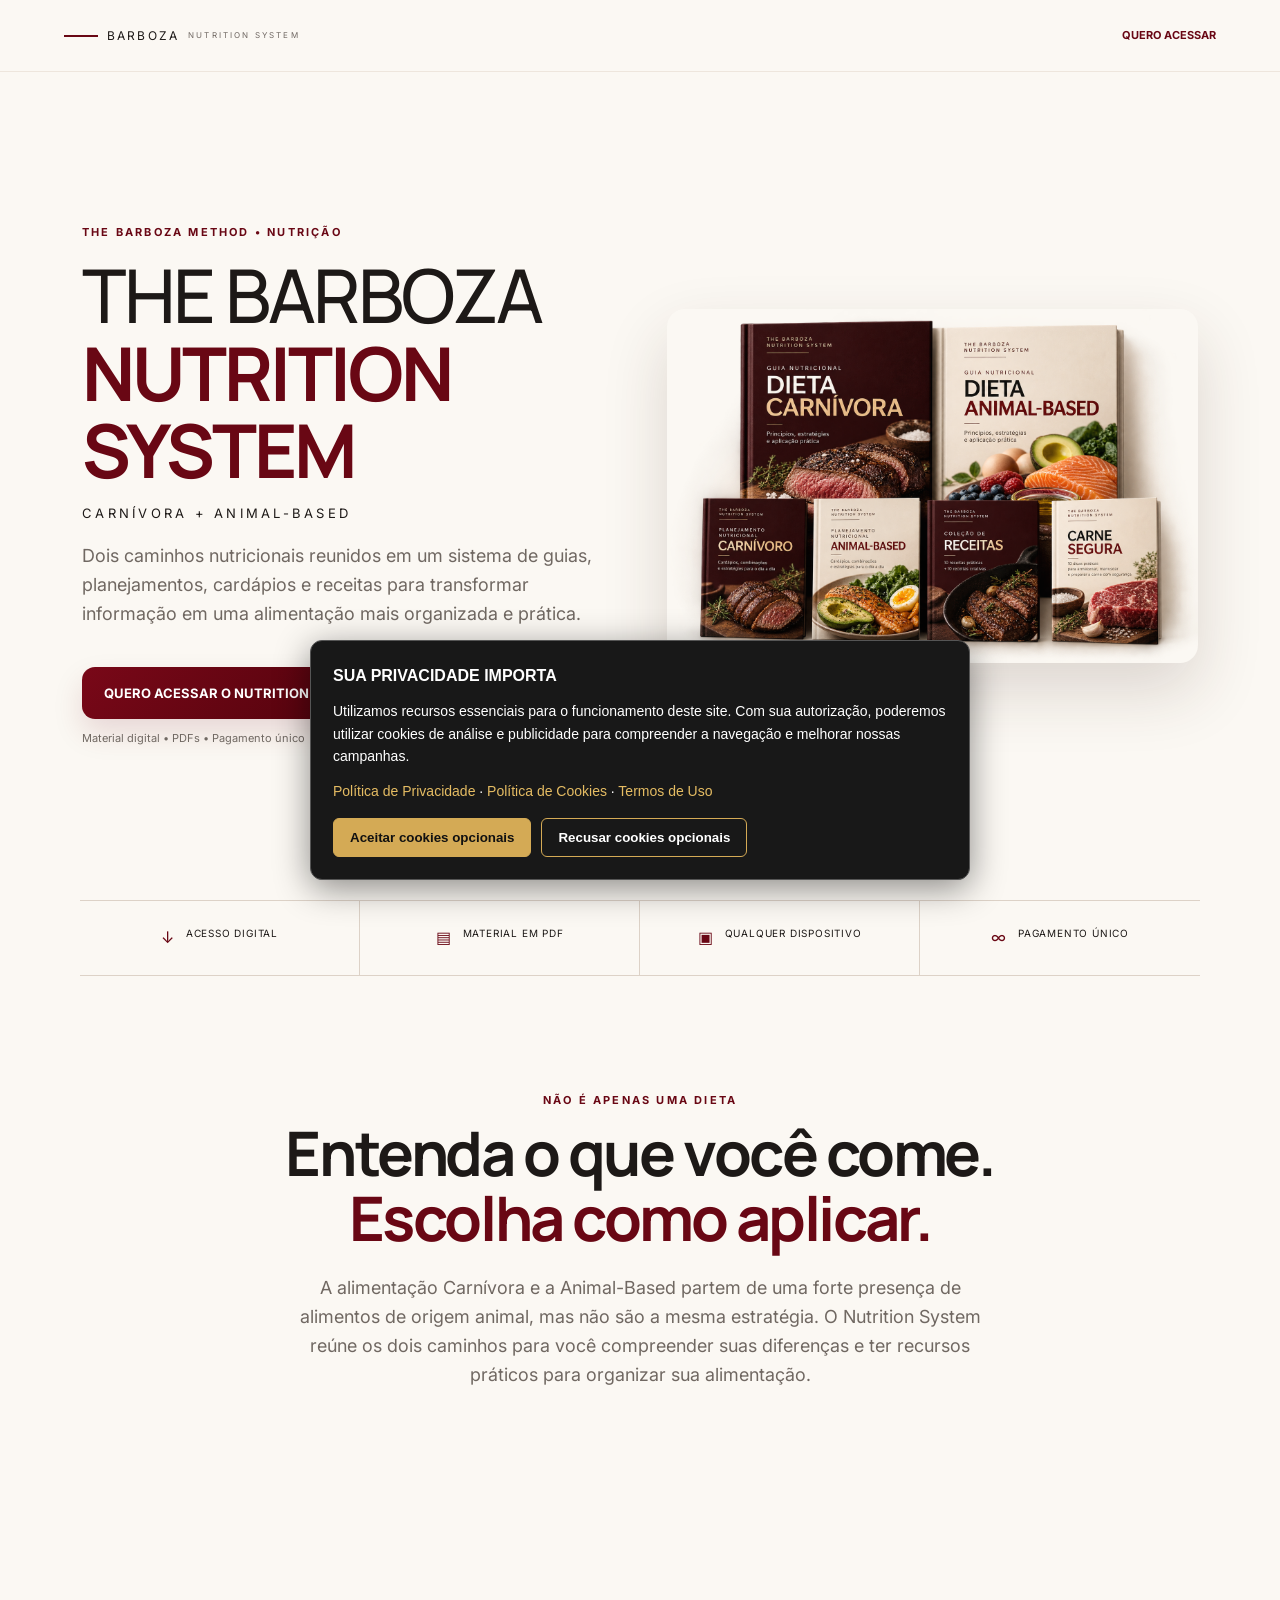
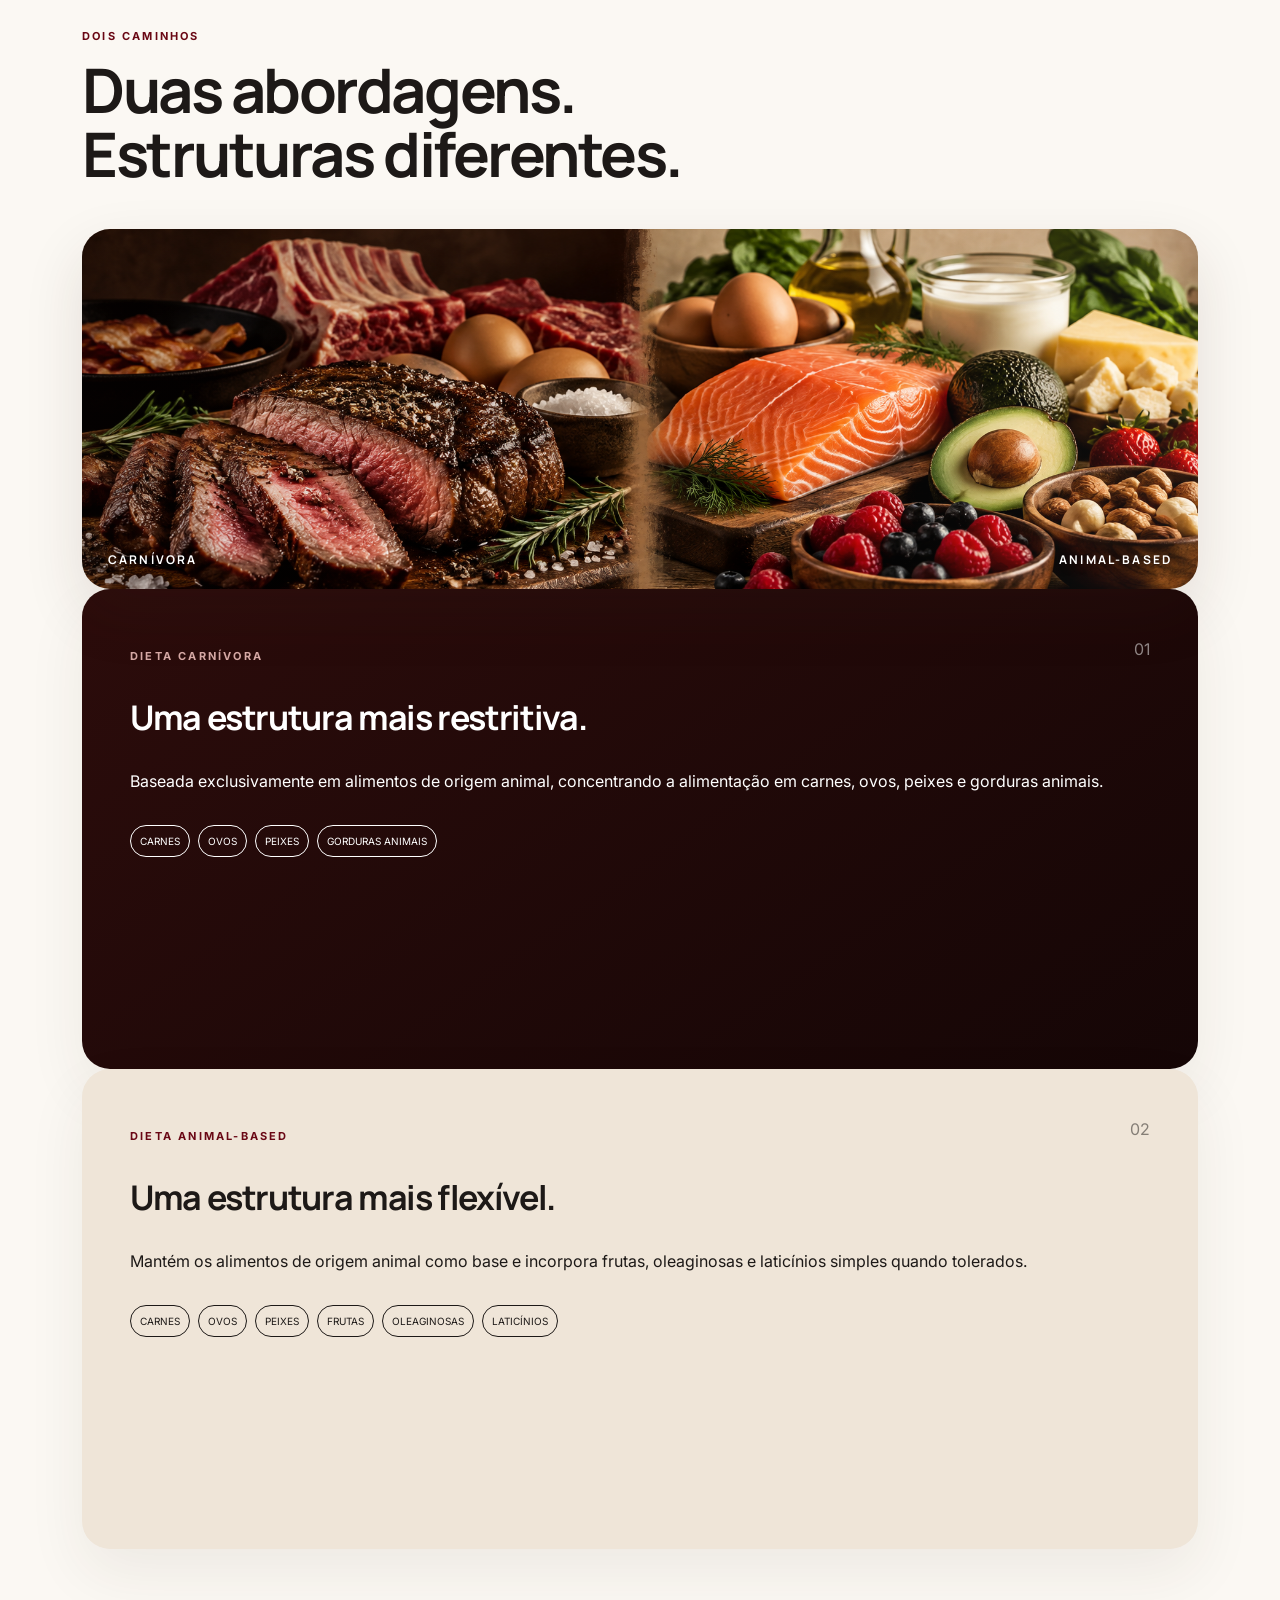
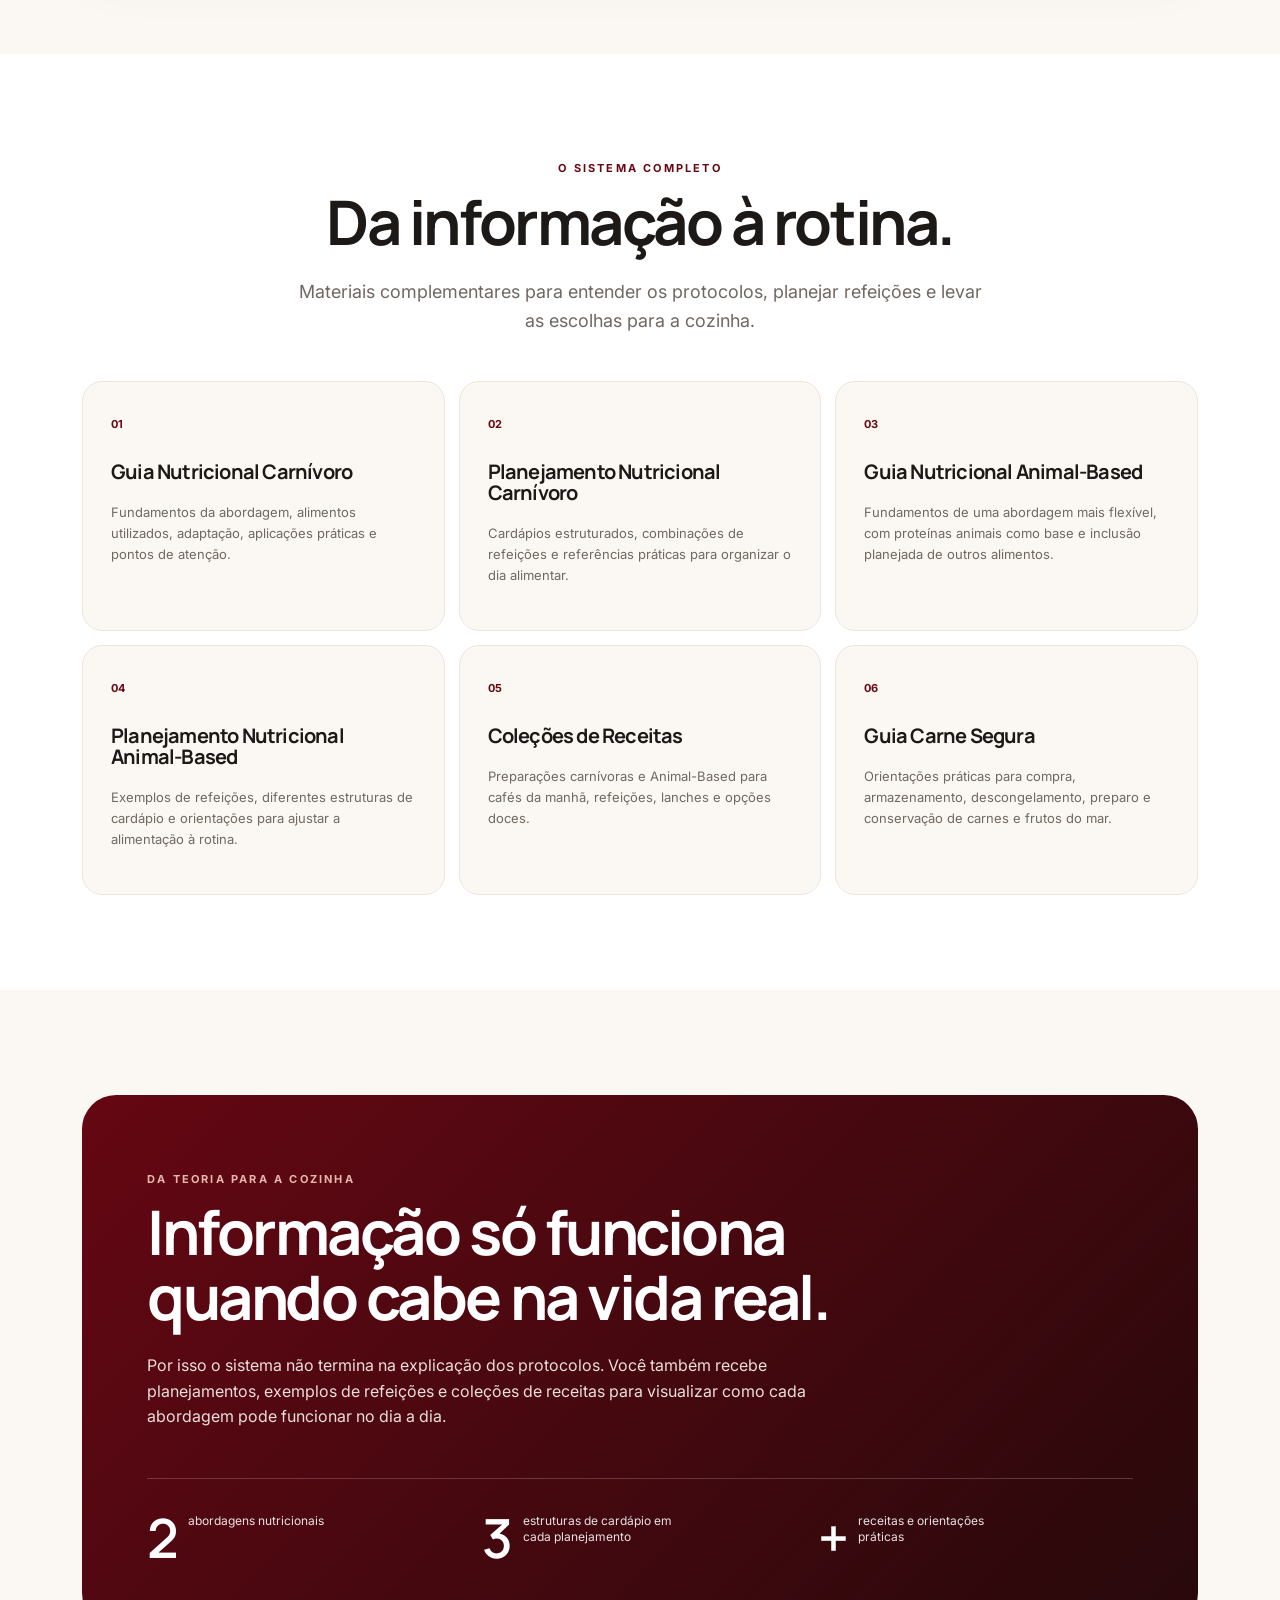
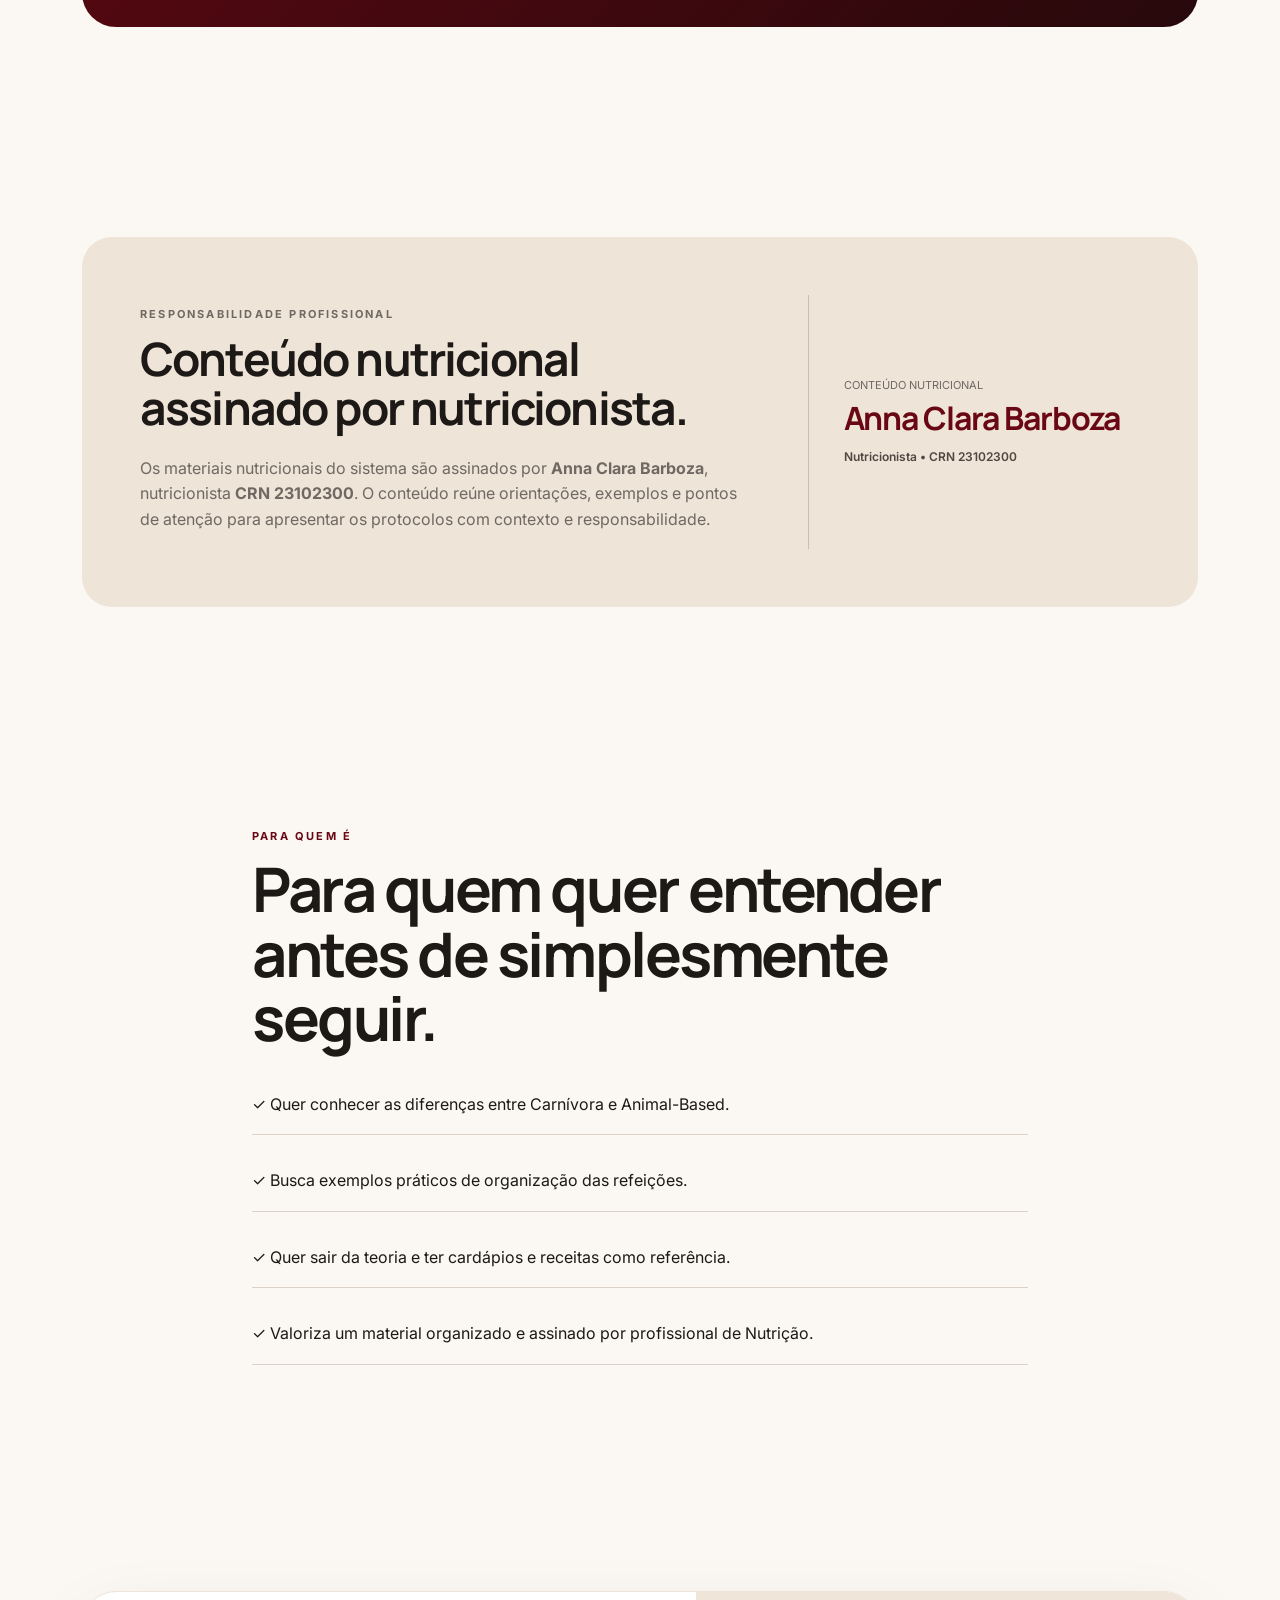
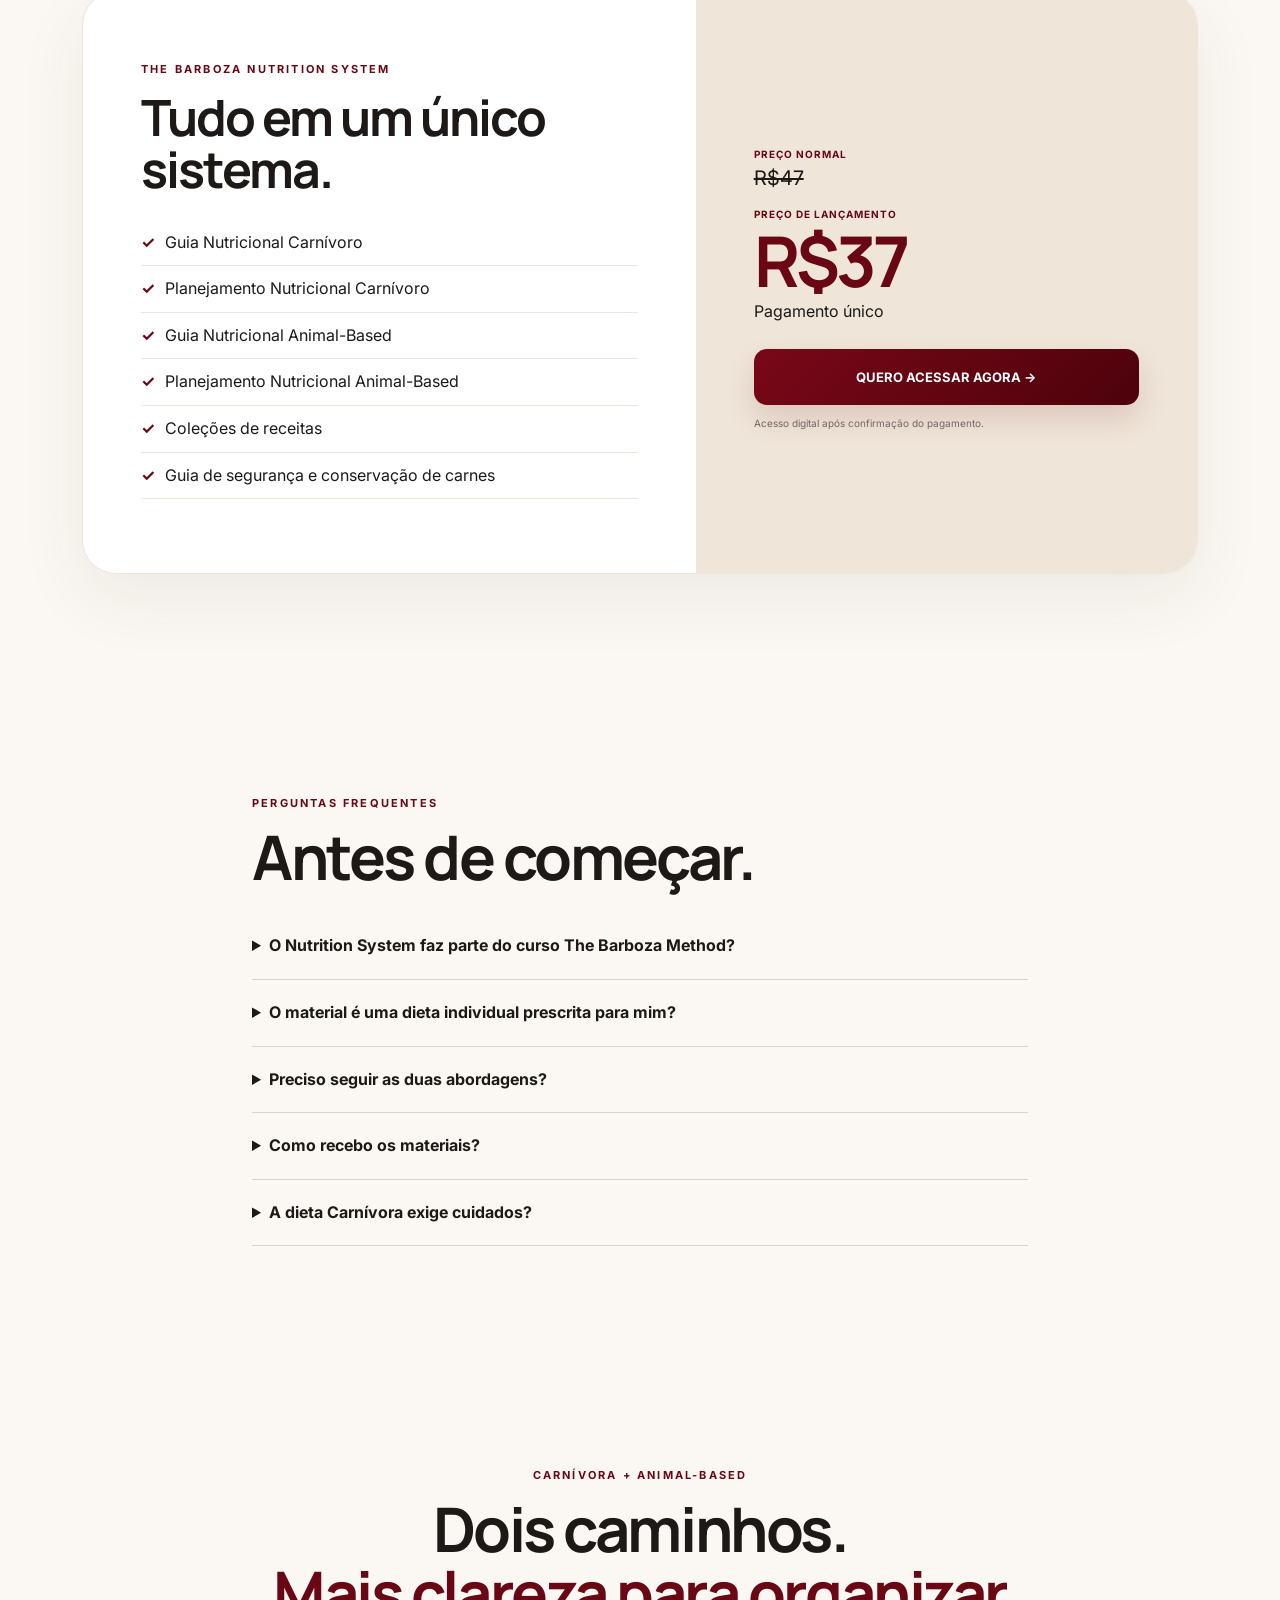
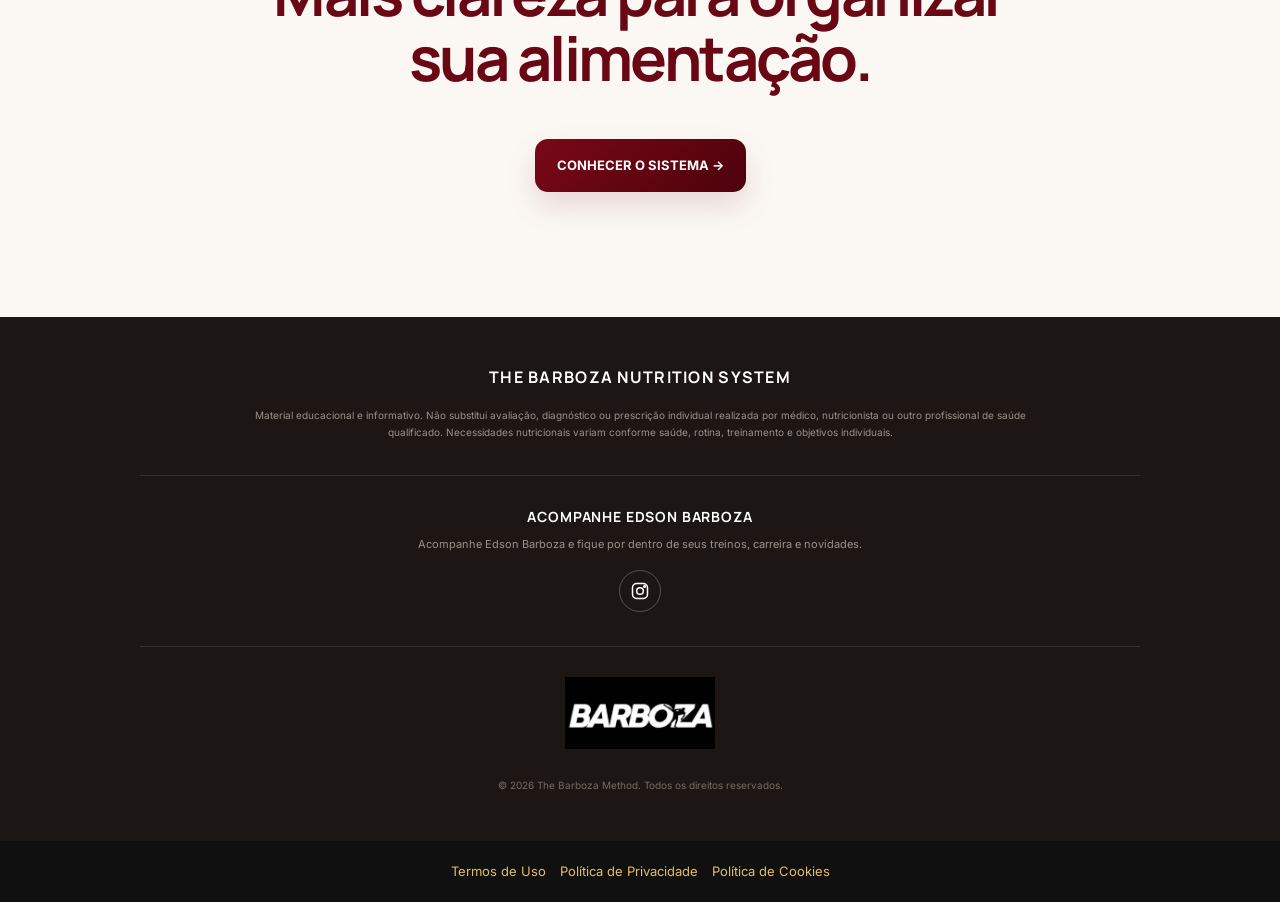
<file: index.html>
<!doctype html>
<html lang="pt-BR">
<head>
<meta charset="utf-8"><meta name="viewport" content="width=device-width,initial-scale=1">
<title>The Barboza Nutrition System</title>
<meta name="description" content="Carnívora + Animal-Based: guias, planejamentos, cardápios e receitas.">
<link rel="preconnect" href="https://fonts.googleapis.com">
<link rel="preconnect" href="https://fonts.gstatic.com" crossorigin>
<link href="https://fonts.googleapis.com/css2?family=Inter:wght@400;500;600;700&family=Manrope:wght@500;600;700&display=swap" rel="stylesheet">
<link rel="stylesheet" href="styles.css">
</head>
<body>
<header><a href="#top" class="brand"><i></i> BARBOZA <small>NUTRITION SYSTEM</small></a><a href="#oferta" class="topcta">QUERO ACESSAR</a></header>
<main id="top">
<section class="hero wrap">
<div>
<p class="eyebrow">THE BARBOZA METHOD • NUTRIÇÃO</p>
<h1>THE BARBOZA<br><b>NUTRITION SYSTEM</b></h1>
<p class="kicker">CARNÍVORA + ANIMAL-BASED</p>
<p class="lead">Dois caminhos nutricionais reunidos em um sistema de guias, planejamentos, cardápios e receitas para transformar informação em uma alimentação mais organizada e prática.</p>
<a class="btn" href="#oferta">QUERO ACESSAR O NUTRITION SYSTEM →</a>
<p class="micro">Material digital • PDFs • Pagamento único</p>
</div>
<div class="mockup product-visual">
  <img
    src="barboza-nutrition-system-mockup.png"
    alt="The Barboza Nutrition System — guias e materiais de nutrição Carnívora e Animal-Based"
  >
</div>
</section>
<section class="strip"><div>↓<span>ACESSO DIGITAL</span></div><div>▤<span>MATERIAL EM PDF</span></div><div>▣<span>QUALQUER DISPOSITIVO</span></div><div>∞<span>PAGAMENTO ÚNICO</span></div></section>

<section class="center narrow">
<p class="eyebrow">NÃO É APENAS UMA DIETA</p><h2>Entenda o que você come.<br><b>Escolha como aplicar.</b></h2>
<p class="lead">A alimentação Carnívora e a Animal-Based partem de uma forte presença de alimentos de origem animal, mas não são a mesma estratégia. O Nutrition System reúne os dois caminhos para você compreender suas diferenças e ter recursos práticos para organizar sua alimentação.</p>
</section>

<section class="wrap">
<p class="eyebrow">DOIS CAMINHOS</p><h2>Duas abordagens.<br>Estruturas diferentes.</h2>
<div class="paths-visual">
  <img
    src="carnivora-animal-based-comparison.png"
    alt="Comparação visual entre alimentos das abordagens Carnívora e Animal-Based"
  >
  <div class="paths-labels">
    <span>CARNÍVORA</span>
    <span>ANIMAL-BASED</span>
  </div>
</div>
  
  <div class="paths">
<article class="card dark"><span>01</span><p class="eyebrow">DIETA CARNÍVORA</p><h3>Uma estrutura mais restritiva.</h3><p>Baseada exclusivamente em alimentos de origem animal, concentrando a alimentação em carnes, ovos, peixes e gorduras animais.</p><div class="chips"><i>Carnes</i><i>Ovos</i><i>Peixes</i><i>Gorduras animais</i></div></article>
<article class="card light"><span>02</span><p class="eyebrow">DIETA ANIMAL-BASED</p><h3>Uma estrutura mais flexível.</h3><p>Mantém os alimentos de origem animal como base e incorpora frutas, oleaginosas e laticínios simples quando tolerados.</p><div class="chips"><i>Carnes</i><i>Ovos</i><i>Peixes</i><i>Frutas</i><i>Oleaginosas</i><i>Laticínios</i></div></article>
</div>
</section>

<section class="inside">
<div class="wrap">
<div class="center"><p class="eyebrow">O SISTEMA COMPLETO</p><h2>Da informação à rotina.</h2><p class="lead">Materiais complementares para entender os protocolos, planejar refeições e levar as escolhas para a cozinha.</p></div>
<div class="grid">
<article><span>01</span><h3>Guia Nutricional Carnívoro</h3><p>Fundamentos da abordagem, alimentos utilizados, adaptação, aplicações práticas e pontos de atenção.</p></article>
<article><span>02</span><h3>Planejamento Nutricional Carnívoro</h3><p>Cardápios estruturados, combinações de refeições e referências práticas para organizar o dia alimentar.</p></article>
<article><span>03</span><h3>Guia Nutricional Animal-Based</h3><p>Fundamentos de uma abordagem mais flexível, com proteínas animais como base e inclusão planejada de outros alimentos.</p></article>
<article><span>04</span><h3>Planejamento Nutricional Animal-Based</h3><p>Exemplos de refeições, diferentes estruturas de cardápio e orientações para ajustar a alimentação à rotina.</p></article>
<article><span>05</span><h3>Coleções de Receitas</h3><p>Preparações carnívoras e Animal-Based para cafés da manhã, refeições, lanches e opções doces.</p></article>
<article><span>06</span><h3>Guia Carne Segura</h3><p>Orientações práticas para compra, armazenamento, descongelamento, preparo e conservação de carnes e frutos do mar.</p></article>
</div></div></section>

<section class="wrap"><div class="wine">
<p class="eyebrow">DA TEORIA PARA A COZINHA</p><h2>Informação só funciona<br>quando cabe na vida real.</h2>
<p>Por isso o sistema não termina na explicação dos protocolos. Você também recebe planejamentos, exemplos de refeições e coleções de receitas para visualizar como cada abordagem pode funcionar no dia a dia.</p>
<div class="stats"><div><b>2</b><span>abordagens nutricionais</span></div><div><b>3</b><span>estruturas de cardápio em cada planejamento</span></div><div><b>+</b><span>receitas e orientações práticas</span></div></div>
</div></section>

<section class="wrap"><div class="pro">
<div><p class="eyebrow">RESPONSABILIDADE PROFISSIONAL</p><h2>Conteúdo nutricional assinado por nutricionista.</h2><p>Os materiais nutricionais do sistema são assinados por <b>Anna Clara Barboza</b>, nutricionista <b>CRN 23102300</b>. O conteúdo reúne orientações, exemplos e pontos de atenção para apresentar os protocolos com contexto e responsabilidade.</p></div>
<div class="sig"><small>CONTEÚDO NUTRICIONAL</small><strong>Anna Clara Barboza</strong><span>Nutricionista • CRN 23102300</span></div>
</div></section>

<section class="narrow">
<p class="eyebrow">PARA QUEM É</p><h2>Para quem quer entender antes de simplesmente seguir.</h2>
<div class="checks"><p>✓ Quer conhecer as diferenças entre Carnívora e Animal-Based.</p><p>✓ Busca exemplos práticos de organização das refeições.</p><p>✓ Quer sair da teoria e ter cardápios e receitas como referência.</p><p>✓ Valoriza um material organizado e assinado por profissional de Nutrição.</p></div>
</section>

<section class="wrap" id="oferta"><div class="offer">
<div><p class="eyebrow">THE BARBOZA NUTRITION SYSTEM</p><h2>Tudo em um único sistema.</h2><ul><li>Guia Nutricional Carnívoro</li><li>Planejamento Nutricional Carnívoro</li><li>Guia Nutricional Animal-Based</li><li>Planejamento Nutricional Animal-Based</li><li>Coleções de receitas</li><li>Guia de segurança e conservação de carnes</li></ul></div>
<div class="price"><small>PREÇO NORMAL</small><del>R$47</del><small>PREÇO DE LANÇAMENTO</small><strong>R$37</strong><span>Pagamento único</span><a class="btn checkout" href="#">QUERO ACESSAR AGORA →</a><em>Acesso digital após confirmação do pagamento.</em></div>
</div></section>

<section class="narrow faq">
<p class="eyebrow">PERGUNTAS FREQUENTES</p><h2>Antes de começar.</h2>
<details><summary>O Nutrition System faz parte do curso The Barboza Method?</summary><p>Não. O The Barboza Nutrition System é um produto digital independente dos cursos de luta do The Barboza Method.</p></details>
<details><summary>O material é uma dieta individual prescrita para mim?</summary><p>Não. Os materiais têm finalidade educacional e informativa. Necessidades de energia, macronutrientes e alimentos devem ser individualizadas conforme saúde, rotina, treinamento e objetivos.</p></details>
<details><summary>Preciso seguir as duas abordagens?</summary><p>Não. O sistema apresenta dois caminhos diferentes para que você compreenda como cada abordagem é estruturada. A escolha e os ajustes devem considerar suas necessidades individuais e, quando indicado, acompanhamento profissional.</p></details>
<details><summary>Como recebo os materiais?</summary><p>O produto é digital. Após a confirmação da compra, o acesso é liberado pela plataforma Hotmart.</p></details>
<details><summary>A dieta Carnívora exige cuidados?</summary><p>Sim. É uma abordagem altamente restritiva e o próprio material destaca que a evidência sobre benefícios de longo prazo é limitada. Acompanhamento profissional é recomendado para avaliar adequação e monitoramento individual.</p></details>
</section>

<section class="narrow center final"><p class="eyebrow">CARNÍVORA + ANIMAL-BASED</p><h2>Dois caminhos.<br><b>Mais clareza para organizar sua alimentação.</b></h2><a class="btn" href="#oferta">CONHECER O SISTEMA →</a></section>
</main>
<footer>
  <div class="footer-content">

    <strong class="footer-title">THE BARBOZA NUTRITION SYSTEM</strong>

    <p class="footer-disclaimer">
      Material educacional e informativo. Não substitui avaliação, diagnóstico ou prescrição individual realizada por médico, nutricionista ou outro profissional de saúde qualificado. Necessidades nutricionais variam conforme saúde, rotina, treinamento e objetivos individuais.
    </p>

    <div class="footer-social">
      <strong>ACOMPANHE EDSON BARBOZA</strong>
      <p>
        Acompanhe Edson Barboza e fique por dentro de seus treinos,
        carreira e novidades.
      </p>

      <a
  class="social-button"
  href="https://www.instagram.com/edsonbarbozajr?utm_source=ig_web_button_share_sheet&stkn=ZDNlZDc0MzIxNw=="
  target="_blank"
  rel="noopener noreferrer"
  aria-label="Instagram — Edson Barboza"
>
  <svg viewBox="0 0 24 24" aria-hidden="true">
    <rect x="3" y="3" width="18" height="18" rx="5"></rect>
    <circle cx="12" cy="12" r="4"></circle>
    <circle cx="17.5" cy="6.5" r="1"></circle>
  </svg>
</a>
    </div>

    <div class="barboza-footer-brand">
      <img
        src="barboza-logo.jpeg"
        alt="Barboza"
      >
    </div>

    <small class="footer-copyright">
      © 2026 The Barboza Method. Todos os direitos reservados.
    </small>

  </div>
</footer>
<div class="sticky"><div><small>LANÇAMENTO</small><b>R$37</b></div><a class="checkout" href="#">QUERO ACESSAR</a></div>
  
<style>
  .nutrition-legal-links {
    display: flex;
    justify-content: center;
    flex-wrap: wrap;
    gap: 14px;
    padding: 20px;
    background: #101010;
  }
  .nutrition-legal-links a {
    color: #e5bc63;
    font-size: 13px;
  }
  .nutrition-cookie-banner {
    position: fixed;
    bottom: 20px;
    left: 20px;
    right: 20px;
    max-width: 660px;
    margin: auto;
    padding: 22px;
    background: #181818;
    color: #fff;
    border: 1px solid #555;
    border-radius: 12px;
    z-index: 9999;
    box-shadow: 0 8px 35px rgba(0,0,0,.45);
    font-family: Arial, sans-serif;
  }
  .nutrition-cookie-banner[hidden],
  #nutrition-cookie-settings[hidden] {
    display: none !important;
  }
  .nutrition-cookie-banner p {
    font-size: 14px;
    line-height: 1.6;
    margin: 12px 0;
  }
  .nutrition-cookie-banner a {
    color: #e5bc63;
  }
  .nutrition-cookie-actions {
    display: flex;
    flex-wrap: wrap;
    gap: 10px;
    margin-top: 16px;
  }
  .nutrition-cookie-actions button,
  #nutrition-cookie-settings {
    padding: 11px 16px;
    border: 1px solid #d4aa55;
    border-radius: 6px;
    background: #d4aa55;
    color: #111;
    cursor: pointer;
    font-weight: 700;
  }
  .nutrition-cookie-actions .reject {
    background: transparent;
    color: #fff;
  }
  #nutrition-cookie-settings {
    position: fixed;
    bottom: 12px;
    left: 12px;
    z-index: 9998;
    font-size: 12px;
  }
</style>

<nav class="nutrition-legal-links" aria-label="Documentos legais">
  <a href="termos-de-uso.html">Termos de Uso</a>
  <a href="politica-de-privacidade.html">Política de Privacidade</a>
  <a href="politica-de-cookies.html">Política de Cookies</a>
</nav>

<div id="nutrition-cookie-banner"
     class="nutrition-cookie-banner"
     role="dialog"
     aria-label="Preferências de cookies"
     hidden>
  <strong>SUA PRIVACIDADE IMPORTA</strong>
  <p>
    Utilizamos recursos essenciais para o funcionamento deste site.
    Com sua autorização, poderemos utilizar cookies de análise
    e publicidade para compreender a navegação e melhorar nossas campanhas.
  </p>
  <p>
    <a href="politica-de-privacidade.html">Política de Privacidade</a> ·
    <a href="politica-de-cookies.html">Política de Cookies</a> ·
    <a href="termos-de-uso.html">Termos de Uso</a>
  </p>
  <div class="nutrition-cookie-actions">
    <button type="button" id="nutrition-accept">
      Aceitar cookies opcionais
    </button>
    <button type="button" id="nutrition-reject" class="reject">
      Recusar cookies opcionais
    </button>
  </div>
</div>

<button type="button" id="nutrition-cookie-settings" hidden>
  Preferências de cookies
</button>

<script>
(function () {
  const key = "barboza-nutrition-cookie-consent";
  const banner = document.getElementById("nutrition-cookie-banner");
  const settings = document.getElementById("nutrition-cookie-settings");

  function showPreferences() {
    banner.hidden = false;
    settings.hidden = true;
  }

  function enableTracking() {
    if (window.barbozaNutritionTrackingLoaded) return;
    window.barbozaNutritionTrackingLoaded = true;
    window.dataLayer = window.dataLayer || [];
    window.gtag = window.gtag || function(){window.dataLayer.push(arguments);};
    window.gtag('js',new Date());
    window.gtag('config','G-6C10W92WP1');
    const ga=document.createElement('script');
    ga.async=true;
    ga.src='https://www.googletagmanager.com/gtag/js?id=G-6C10W92WP1';
    document.head.appendChild(ga);
    !function(f,b,e,v,n,t,s){if(f.fbq)return;n=f.fbq=function(){n.callMethod?
    n.callMethod.apply(n,arguments):n.queue.push(arguments)};if(!f._fbq)f._fbq=n;
    n.push=n;n.loaded=!0;n.version='2.0';n.queue=[];t=b.createElement(e);
    t.async=!0;t.src=v;s=b.getElementsByTagName(e)[0];
    s.parentNode.insertBefore(t,s)}(window,document,'script','https://connect.facebook.net/en_US/fbevents.js');
    fbq('init','2954822274890411');
    fbq('track','PageView');
  }

  function savePreference(value) {
    try {
      localStorage.setItem(key, value);
    } catch (error) {}
    banner.hidden = true;
    settings.hidden = false;
    if (value === "accepted") enableTracking();
    else if (window.barbozaNutritionTrackingLoaded) window.location.reload();
  }

  document.getElementById("nutrition-accept")
    .addEventListener("click", function () {
      savePreference("accepted");
    });

  document.getElementById("nutrition-reject")
    .addEventListener("click", function () {
      savePreference("rejected");
    });

  settings.addEventListener("click", showPreferences);

  let preference = null;
  try {
    preference = localStorage.getItem(key);
  } catch (error) {}

  if (preference === "accepted" || preference === "rejected") {
    banner.hidden = true;
    settings.hidden = false;
    if (preference === "accepted") enableTracking();
  } else {
    showPreferences();
  }
})();
</script>

<script src="script.js"></script>
</body></html>
</file>
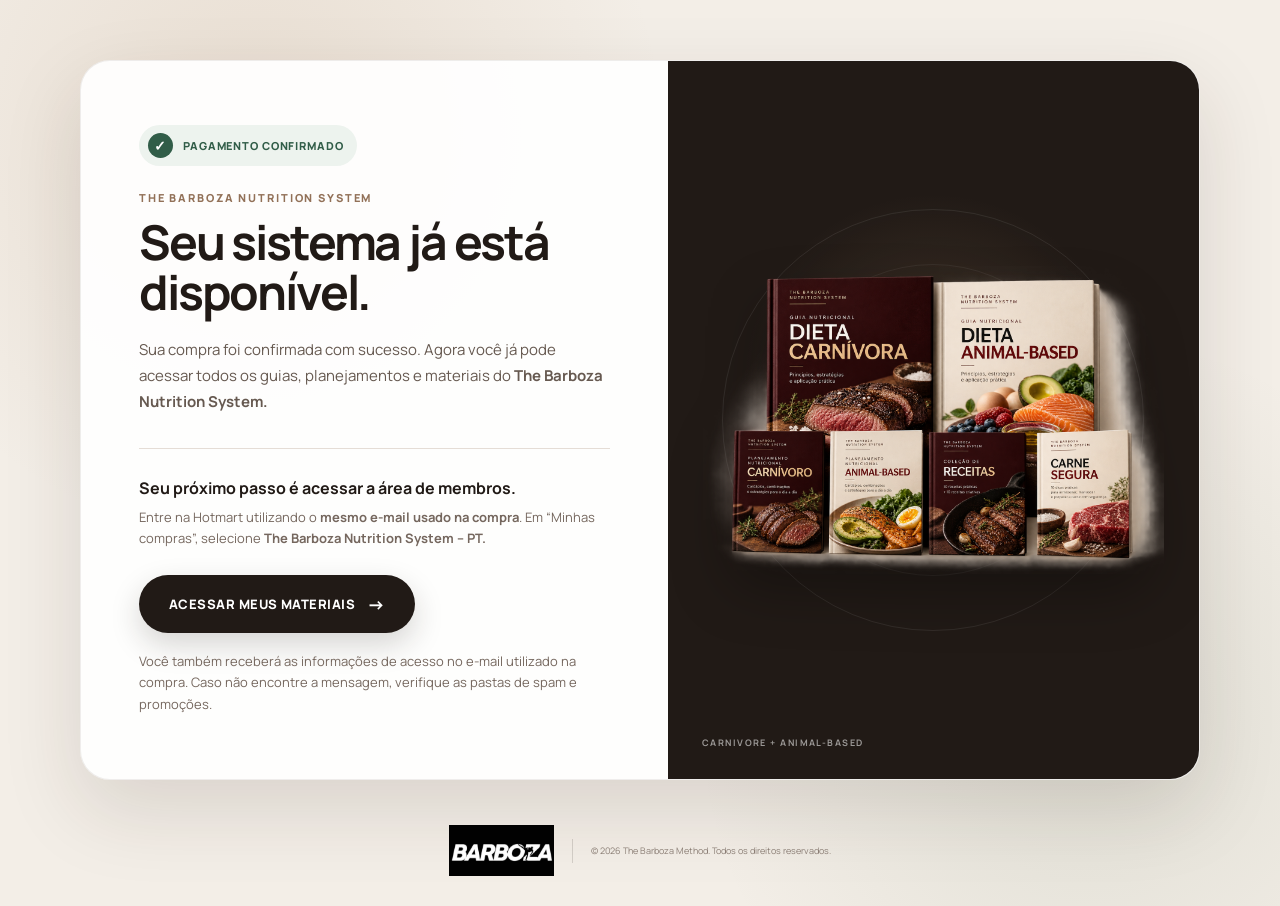
<file: obrigado.html>
<!DOCTYPE html>
<html lang="pt-BR">
<head>
  <meta charset="UTF-8">
  <meta name="viewport" content="width=device-width, initial-scale=1.0">

  <title>Compra confirmada | The Barboza Nutrition System</title>
  <meta name="robots" content="noindex, nofollow">

  <link rel="preconnect" href="https://fonts.googleapis.com">
  <link rel="preconnect" href="https://fonts.gstatic.com" crossorigin>
  <link href="https://fonts.googleapis.com/css2?family=Manrope:wght@400;500;600;700;800&display=swap" rel="stylesheet">

  <style>
    *{
      box-sizing:border-box;
      margin:0;
      padding:0;
    }

    body{
      min-height:100vh;
      font-family:Manrope,Arial,sans-serif;
      background:
        radial-gradient(circle at 20% 15%, rgba(181,143,106,.18), transparent 32%),
        radial-gradient(circle at 85% 80%, rgba(91,112,79,.12), transparent 30%),
        #f3eee7;
      color:#211a16;
    }

    .page{
      min-height:100vh;
      display:flex;
      flex-direction:column;
    }

    main{
      flex:1;
      display:flex;
      align-items:center;
      justify-content:center;
      padding:60px 24px 40px;
    }

    .container{
      width:100%;
      max-width:1120px;
      display:grid;
      grid-template-columns:1.05fr .95fr;
      overflow:hidden;
      background:rgba(255,255,255,.92);
      border:1px solid rgba(50,38,30,.08);
      border-radius:30px;
      box-shadow:0 30px 80px rgba(45,34,27,.13);
    }

    .content{
      padding:64px 58px;
      display:flex;
      flex-direction:column;
      justify-content:center;
    }

    .confirmation{
      display:inline-flex;
      align-items:center;
      gap:10px;
      width:max-content;
      margin-bottom:24px;
      padding:8px 13px 8px 9px;
      border-radius:999px;
      background:#edf3ee;
      color:#315d48;
      font-size:11px;
      font-weight:800;
      letter-spacing:.08em;
      text-transform:uppercase;
    }

    .check{
      width:25px;
      height:25px;
      display:flex;
      align-items:center;
      justify-content:center;
      border-radius:50%;
      background:#315d48;
      color:#fff;
      font-size:14px;
    }

    .eyebrow{
      margin-bottom:12px;
      font-size:11px;
      font-weight:800;
      letter-spacing:.17em;
      text-transform:uppercase;
      color:#927158;
    }

    h1{
      max-width:520px;
      font-size:48px;
      line-height:1.04;
      letter-spacing:-.045em;
      margin-bottom:20px;
    }

    .intro{
      max-width:530px;
      font-size:15px;
      line-height:1.75;
      color:#665950;
    }

    .access{
      margin-top:32px;
      padding-top:28px;
      border-top:1px solid #e5ddd6;
    }

    .access h2{
      margin-bottom:8px;
      font-size:16px;
      line-height:1.4;
    }

    .access p{
      max-width:500px;
      font-size:13px;
      line-height:1.65;
      color:#75675e;
    }

    .button{
      display:inline-flex;
      align-items:center;
      justify-content:center;
      gap:12px;
      min-height:58px;
      margin-top:25px;
      padding:0 30px;
      border-radius:999px;
      background:#211a16;
      color:#fff;
      text-decoration:none;
      font-size:13px;
      font-weight:800;
      letter-spacing:.035em;
      box-shadow:0 12px 30px rgba(33,26,22,.18);
      transition:.2s ease;
    }

    .button:hover{
      transform:translateY(-2px);
      background:#3b3029;
      box-shadow:0 16px 34px rgba(33,26,22,.22);
    }

    .arrow{
      font-size:18px;
      line-height:1;
    }

    .help{
      max-width:500px;
      margin-top:18px;
      font-size:10.5px;
      line-height:1.65;
      color:#978a81;
    }

    .visual{
      position:relative;
      min-height:650px;
      display:flex;
      align-items:center;
      justify-content:center;
      overflow:hidden;
      padding:50px 35px;
      background:
        radial-gradient(circle at 50% 45%, rgba(190,151,109,.20), transparent 40%),
        #211a16;
    }

    .visual:before{
      content:"";
      position:absolute;
      width:420px;
      height:420px;
      border:1px solid rgba(255,255,255,.08);
      border-radius:50%;
    }

    .visual:after{
      content:"";
      position:absolute;
      width:310px;
      height:310px;
      border:1px solid rgba(255,255,255,.06);
      border-radius:50%;
    }

    .product{
      position:relative;
      z-index:2;
      width:100%;
      max-width:500px;
      height:auto;
      filter:drop-shadow(0 28px 28px rgba(0,0,0,.32));
    }

    .visual-label{
      position:absolute;
      z-index:3;
      left:34px;
      bottom:30px;
      color:rgba(255,255,255,.55);
      font-size:9px;
      font-weight:700;
      letter-spacing:.16em;
      text-transform:uppercase;
    }

    footer{
      display:flex;
      align-items:center;
      justify-content:center;
      gap:18px;
      padding:5px 20px 30px;
    }

    footer img{
      width:105px;
      height:auto;
    }

    footer span{
      width:1px;
      height:24px;
      background:rgba(35,27,22,.15);
    }

    footer p{
      font-size:9px;
      color:#8b7e75;
    }

    @media(max-width:850px){
      main{
        padding:24px 16px;
      }

      .container{
        grid-template-columns:1fr;
        max-width:620px;
      }

      .content{
        padding:44px 30px;
        order:2;
      }

      .visual{
        min-height:auto;
        height:380px;
        order:1;
      }

      .product{
        max-width:390px;
      }

      h1{
        font-size:40px;
      }
    }

    @media(max-width:520px){
      .container{
        border-radius:22px;
      }

      .visual{
        height:300px;
        padding:25px;
      }

      .product{
        max-width:310px;
      }

      .content{
        padding:36px 23px 40px;
      }

      h1{
        font-size:34px;
      }

      .button{
        width:100%;
        padding:0 18px;
      }

      footer{
        flex-direction:column;
        gap:10px;
      }

      footer span{
        width:40px;
        height:1px;
      }
    }
  </style>
</head>

<body>

<div class="page">

  <main>

    <section class="container">

      <div class="content">

        <div class="confirmation">
          <span class="check">✓</span>
          Pagamento confirmado
        </div>

        <div class="eyebrow">The Barboza Nutrition System</div>

        <h1>Seu sistema já está disponível.</h1>

        <p class="intro">
          Sua compra foi confirmada com sucesso. Agora você já pode acessar
          todos os guias, planejamentos e materiais do
          <strong>The Barboza Nutrition System.</strong>
        </p>

        <div class="access">

          <h2>Seu próximo passo é acessar a área de membros.</h2>

          <p>
            Entre na Hotmart utilizando o
            <strong>mesmo e-mail usado na compra</strong>.
            Em “Minhas compras”, selecione
            <strong>The Barboza Nutrition System – PT.</strong>
          </p>

          <a
            class="button"
            href="https://hotmart.com/pt-br/club/barboza-bru-corp/purchases"
            target="_blank"
            rel="noopener noreferrer"
          >
            ACESSAR MEUS MATERIAIS
            <span class="arrow">→</span>
          </a>

          <p class="help">
            Você também receberá as informações de acesso no e-mail utilizado
            na compra. Caso não encontre a mensagem, verifique as pastas de
            spam e promoções.
          </p>

        </div>

      </div>

      <div class="visual">

        <img
          class="product"
          src="barboza-nutrition-system-mockup.png"
          alt="The Barboza Nutrition System"
        >

        <div class="visual-label">
          Carnivore + Animal-Based
        </div>

      </div>

    </section>

  </main>

  <footer>
    <img src="barboza-logo.jpeg" alt="Barboza">
    <span></span>
    <p>© 2026 The Barboza Method. Todos os direitos reservados.</p>
  </footer>

</div>

</body>
</html>
</file>
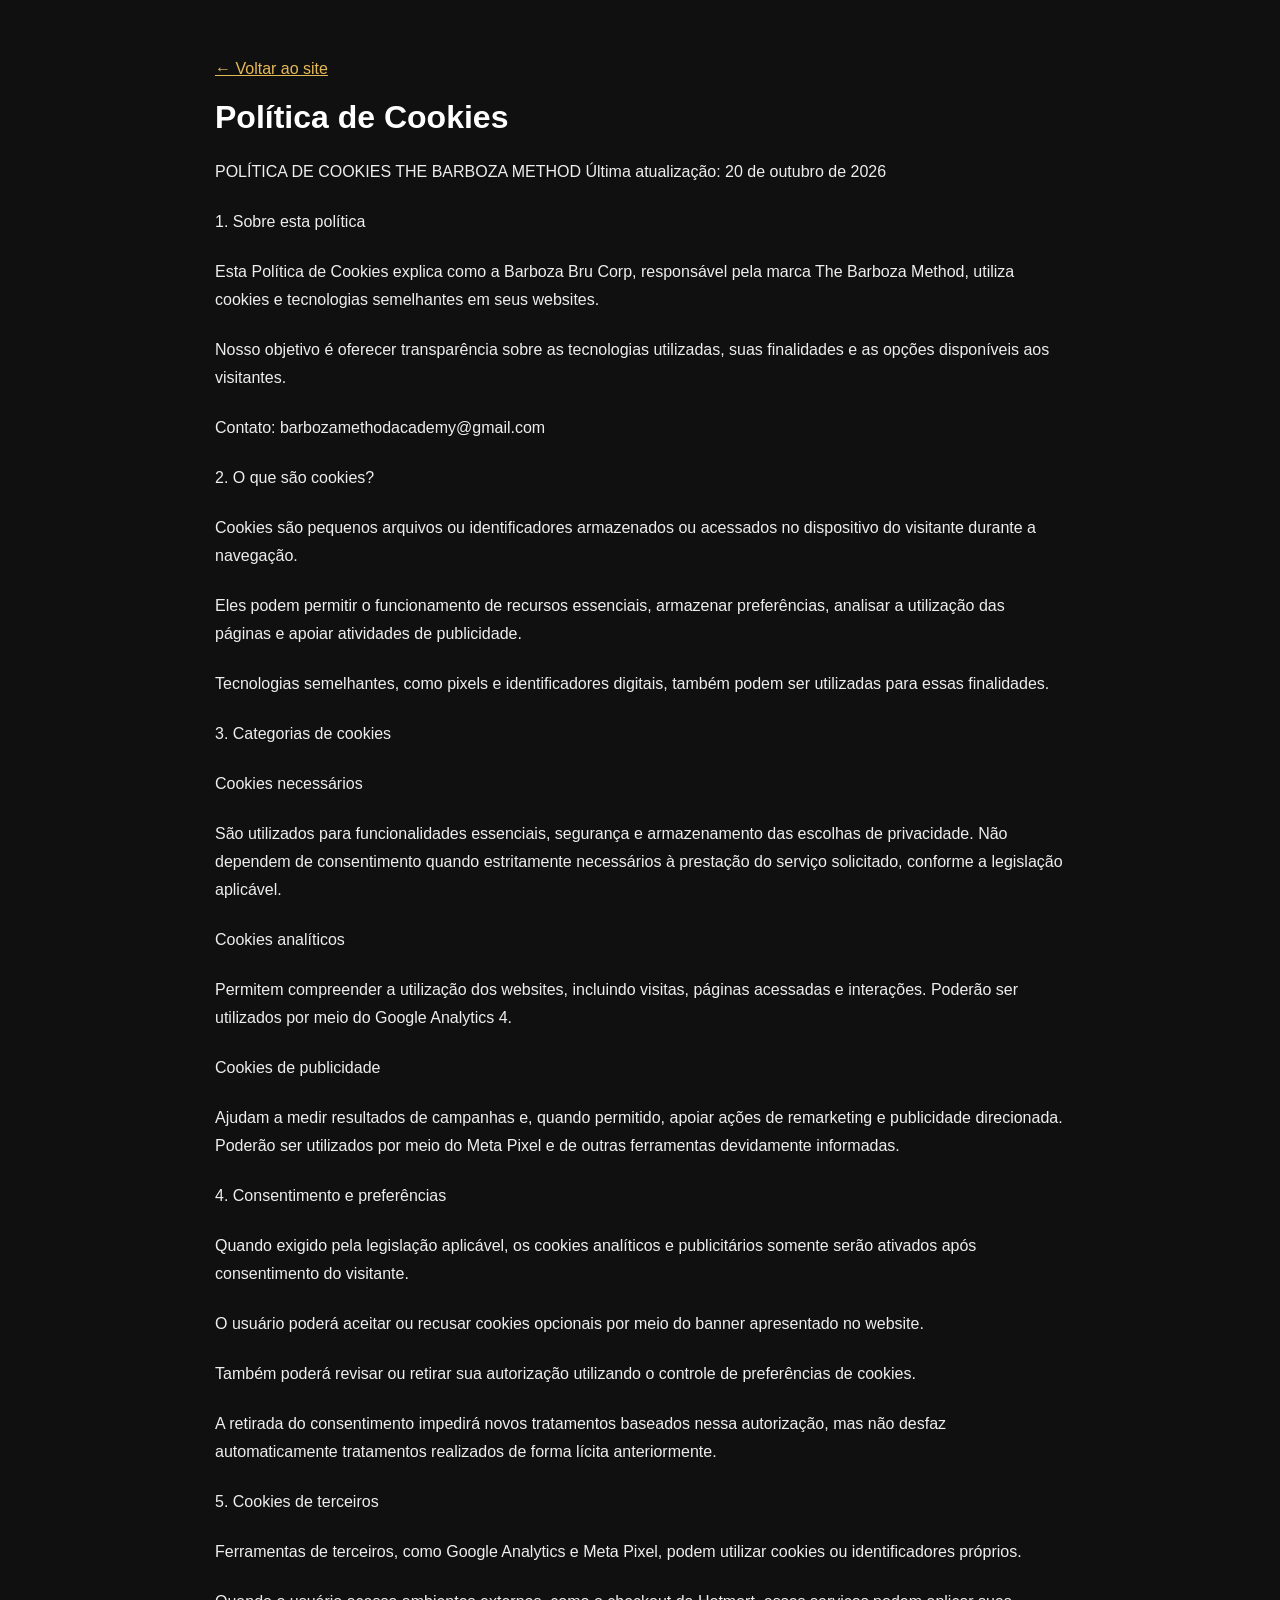
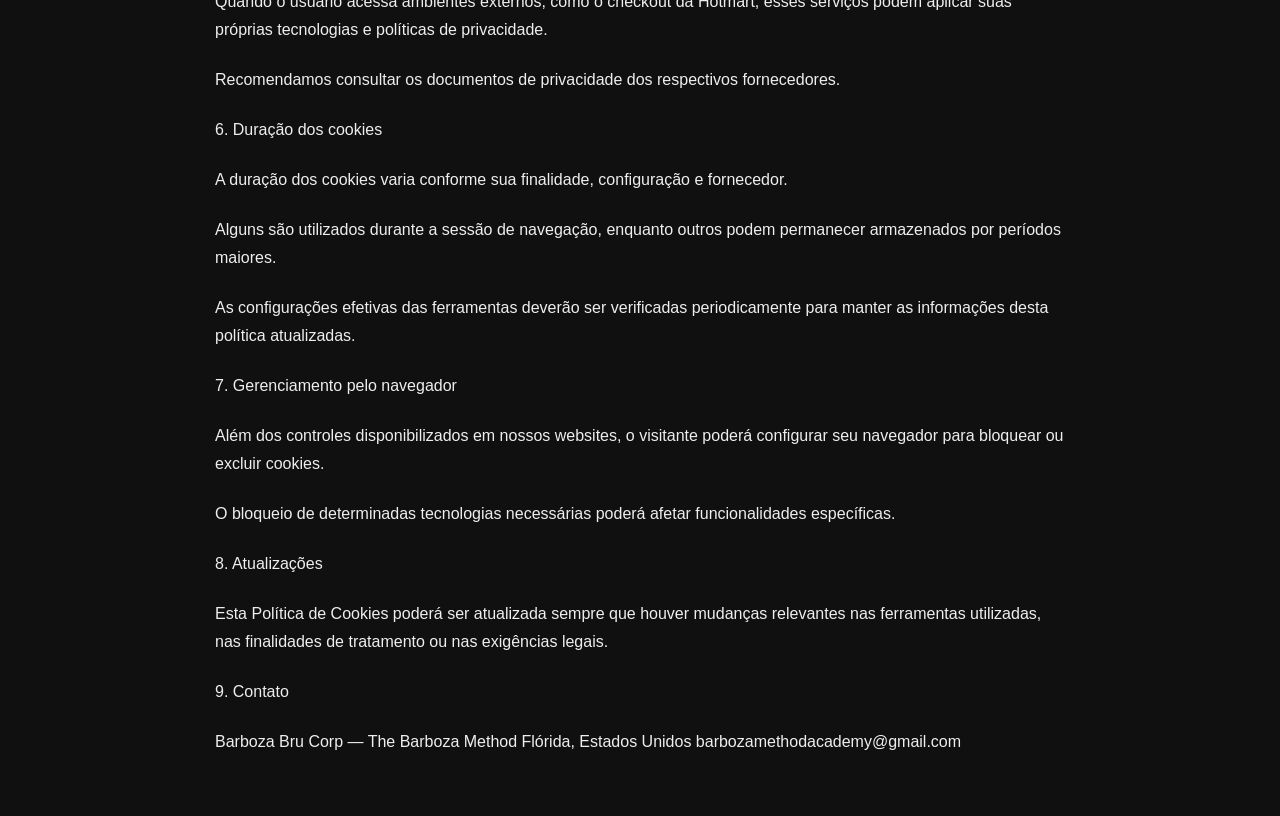
<file: politica-de-cookies.html>
<!doctype html><html lang="pt-BR"><head><meta charset="utf-8"><meta name="viewport" content="width=device-width,initial-scale=1"><title>Política de Cookies | The Barboza Nutrition System</title><style>body{background:#101010;color:#eee;font:16px Arial,sans-serif}.wrap{max-width:850px;margin:60px auto;padding:0 24px}h1{color:#fff}p{line-height:1.75;margin:22px 0}a{color:#e5b956}</style></head><body><main class="wrap"><a href="index.html">← Voltar ao site</a><h1>Política de Cookies</h1><p>POLÍTICA DE COOKIES THE BARBOZA METHOD Última atualização: 20 de outubro de 2026</p>
<p>1. Sobre esta política</p>
<p>Esta Política de Cookies explica como a Barboza Bru Corp, responsável pela marca The Barboza Method, utiliza cookies e tecnologias semelhantes em seus websites.</p>
<p>Nosso objetivo é oferecer transparência sobre as tecnologias utilizadas, suas finalidades e as opções disponíveis aos visitantes.</p>
<p>Contato: barbozamethodacademy@gmail.com</p>
<p>2. O que são cookies?</p>
<p>Cookies são pequenos arquivos ou identificadores armazenados ou acessados no dispositivo do visitante durante a navegação.</p>
<p>Eles podem permitir o funcionamento de recursos essenciais, armazenar preferências, analisar a utilização das páginas e apoiar atividades de publicidade.</p>
<p>Tecnologias semelhantes, como pixels e identificadores digitais, também podem ser utilizadas para essas finalidades.</p>
<p>3. Categorias de cookies</p>
<p>Cookies necessários</p>
<p>São utilizados para funcionalidades essenciais, segurança e armazenamento das escolhas de privacidade. Não dependem de consentimento quando estritamente necessários à prestação do serviço solicitado, conforme a legislação aplicável.</p>
<p>Cookies analíticos</p>
<p>Permitem compreender a utilização dos websites, incluindo visitas, páginas acessadas e interações. Poderão ser utilizados por meio do Google Analytics 4.</p>
<p>Cookies de publicidade</p>
<p>Ajudam a medir resultados de campanhas e, quando permitido, apoiar ações de remarketing e publicidade direcionada. Poderão ser utilizados por meio do Meta Pixel e de outras ferramentas devidamente informadas.</p>
<p>4. Consentimento e preferências</p>
<p>Quando exigido pela legislação aplicável, os cookies analíticos e publicitários somente serão ativados após consentimento do visitante.</p>
<p>O usuário poderá aceitar ou recusar cookies opcionais por meio do banner apresentado no website.</p>
<p>Também poderá revisar ou retirar sua autorização utilizando o controle de preferências de cookies.</p>
<p>A retirada do consentimento impedirá novos tratamentos baseados nessa autorização, mas não desfaz automaticamente tratamentos realizados de forma lícita anteriormente.</p>
<p>5. Cookies de terceiros</p>
<p>Ferramentas de terceiros, como Google Analytics e Meta Pixel, podem utilizar cookies ou identificadores próprios.</p>
<p>Quando o usuário acessa ambientes externos, como o checkout da Hotmart, esses serviços podem aplicar suas próprias tecnologias e políticas de privacidade.</p>
<p>Recomendamos consultar os documentos de privacidade dos respectivos fornecedores.</p>
<p>6. Duração dos cookies</p>
<p>A duração dos cookies varia conforme sua finalidade, configuração e fornecedor.</p>
<p>Alguns são utilizados durante a sessão de navegação, enquanto outros podem permanecer armazenados por períodos maiores.</p>
<p>As configurações efetivas das ferramentas deverão ser verificadas periodicamente para manter as informações desta política atualizadas.</p>
<p>7. Gerenciamento pelo navegador</p>
<p>Além dos controles disponibilizados em nossos websites, o visitante poderá configurar seu navegador para bloquear ou excluir cookies.</p>
<p>O bloqueio de determinadas tecnologias necessárias poderá afetar funcionalidades específicas.</p>
<p>8. Atualizações</p>
<p>Esta Política de Cookies poderá ser atualizada sempre que houver mudanças relevantes nas ferramentas utilizadas, nas finalidades de tratamento ou nas exigências legais.</p>
<p>9. Contato</p>
<p>Barboza Bru Corp — The Barboza Method​ Flórida, Estados Unidos​ barbozamethodacademy@gmail.com</p></main></body></html>
</file>
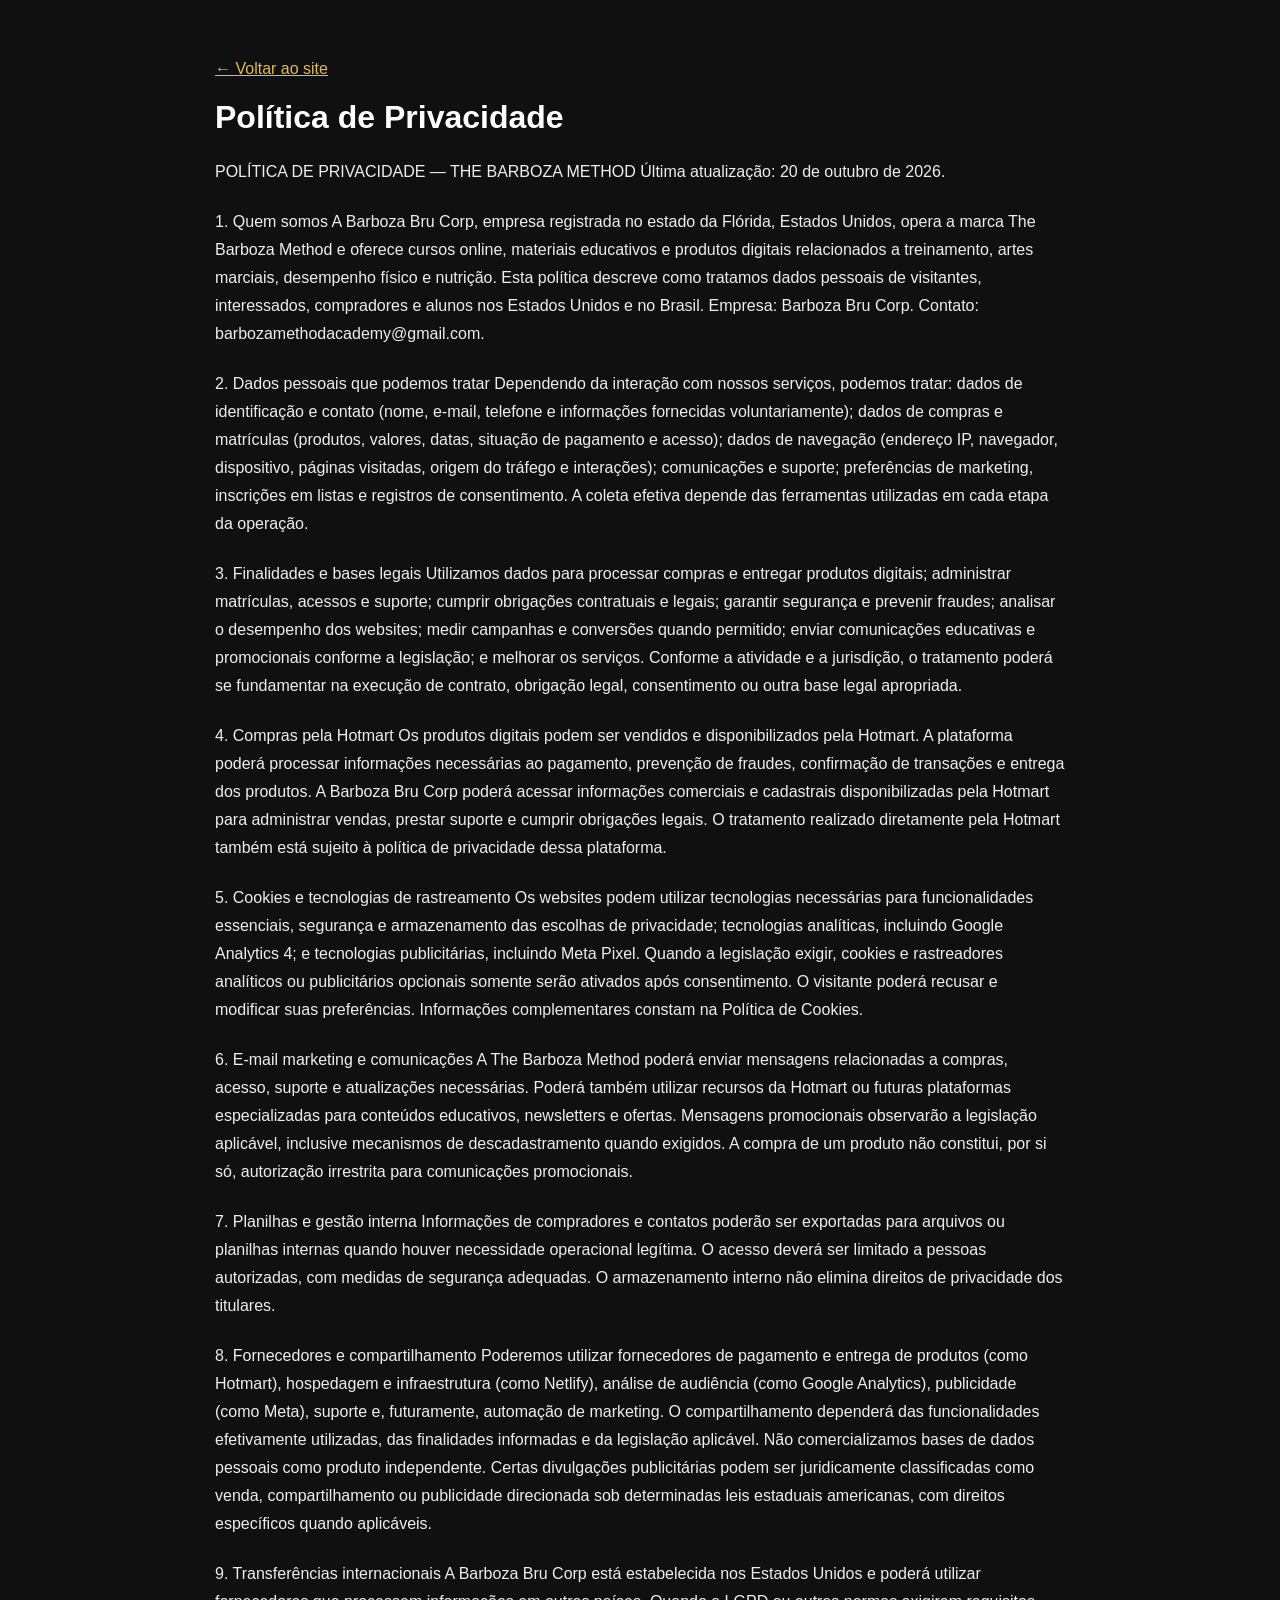
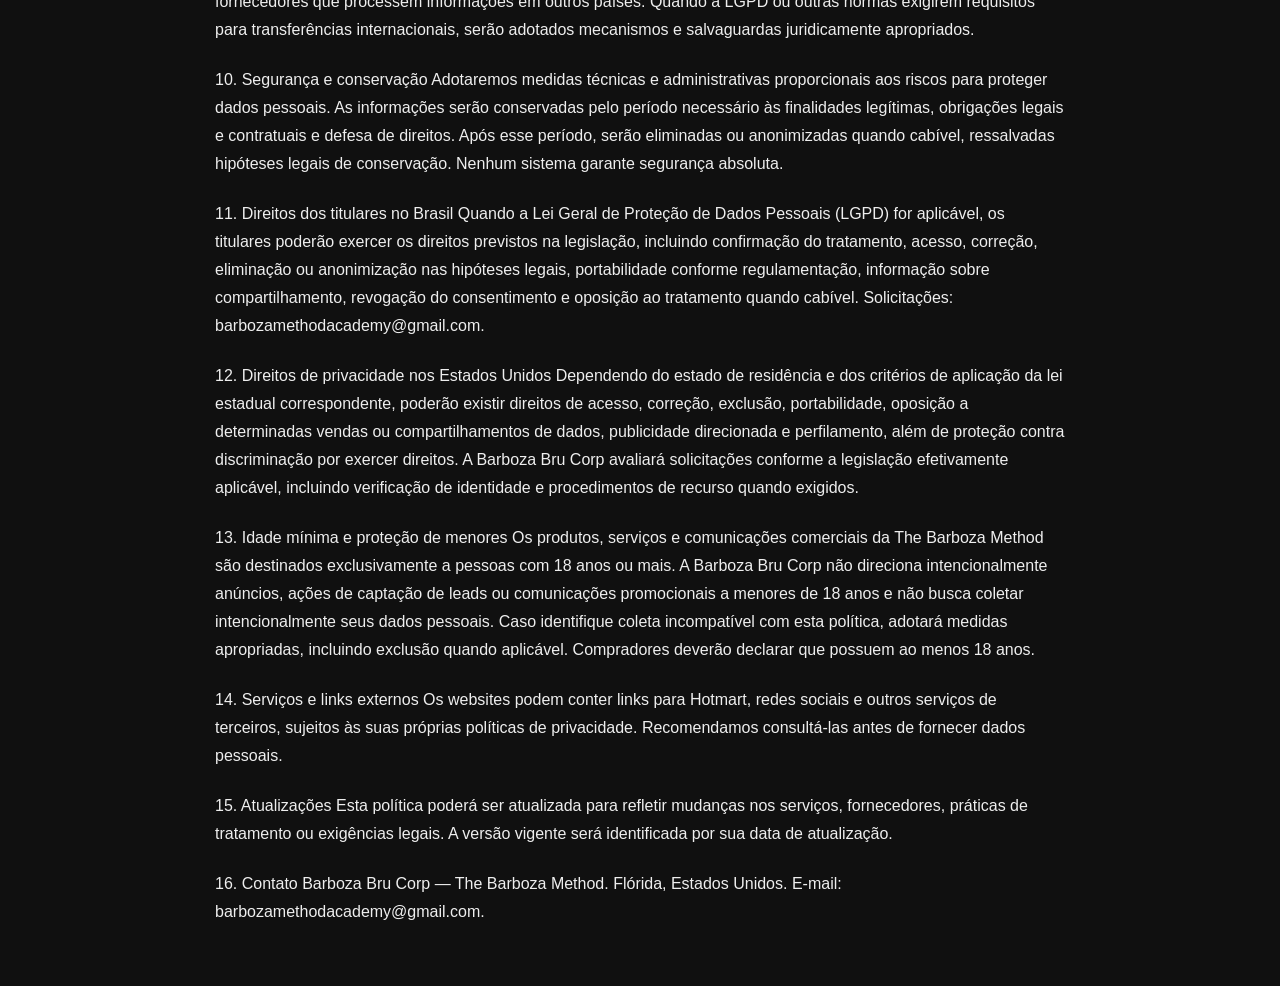
<file: politica-de-privacidade.html>
<!doctype html><html lang="pt-BR"><head><meta charset="utf-8"><meta name="viewport" content="width=device-width,initial-scale=1"><title>Política de Privacidade | The Barboza Nutrition System</title><style>body{background:#101010;color:#eee;font:16px Arial,sans-serif}.wrap{max-width:850px;margin:60px auto;padding:0 24px}h1{color:#fff}p{line-height:1.75;margin:22px 0}a{color:#e5b956}</style></head><body><main class="wrap"><a href="index.html">← Voltar ao site</a><h1>Política de Privacidade</h1><p>POLÍTICA DE PRIVACIDADE — THE BARBOZA METHOD Última atualização: 20 de outubro de 2026.</p>
<p>1. Quem somos A Barboza Bru Corp, empresa registrada no estado da Flórida, Estados Unidos, opera a marca The Barboza Method e oferece cursos online, materiais educativos e produtos digitais relacionados a treinamento, artes marciais, desempenho físico e nutrição. Esta política descreve como tratamos dados pessoais de visitantes, interessados, compradores e alunos nos Estados Unidos e no Brasil. Empresa: Barboza Bru Corp. Contato: barbozamethodacademy@gmail.com.</p>
<p>2. Dados pessoais que podemos tratar Dependendo da interação com nossos serviços, podemos tratar: dados de identificação e contato (nome, e-mail, telefone e informações fornecidas voluntariamente); dados de compras e matrículas (produtos, valores, datas, situação de pagamento e acesso); dados de navegação (endereço IP, navegador, dispositivo, páginas visitadas, origem do tráfego e interações); comunicações e suporte; preferências de marketing, inscrições em listas e registros de consentimento. A coleta efetiva depende das ferramentas utilizadas em cada etapa da operação.</p>
<p>3. Finalidades e bases legais Utilizamos dados para processar compras e entregar produtos digitais; administrar matrículas, acessos e suporte; cumprir obrigações contratuais e legais; garantir segurança e prevenir fraudes; analisar o desempenho dos websites; medir campanhas e conversões quando permitido; enviar comunicações educativas e promocionais conforme a legislação; e melhorar os serviços. Conforme a atividade e a jurisdição, o tratamento poderá se fundamentar na execução de contrato, obrigação legal, consentimento ou outra base legal apropriada.</p>
<p>4. Compras pela Hotmart Os produtos digitais podem ser vendidos e disponibilizados pela Hotmart. A plataforma poderá processar informações necessárias ao pagamento, prevenção de fraudes, confirmação de transações e entrega dos produtos. A Barboza Bru Corp poderá acessar informações comerciais e cadastrais disponibilizadas pela Hotmart para administrar vendas, prestar suporte e cumprir obrigações legais. O tratamento realizado diretamente pela Hotmart também está sujeito à política de privacidade dessa plataforma.</p>
<p>5. Cookies e tecnologias de rastreamento Os websites podem utilizar tecnologias necessárias para funcionalidades essenciais, segurança e armazenamento das escolhas de privacidade; tecnologias analíticas, incluindo Google Analytics 4; e tecnologias publicitárias, incluindo Meta Pixel. Quando a legislação exigir, cookies e rastreadores analíticos ou publicitários opcionais somente serão ativados após consentimento. O visitante poderá recusar e modificar suas preferências. Informações complementares constam na Política de Cookies.</p>
<p>6. E-mail marketing e comunicações A The Barboza Method poderá enviar mensagens relacionadas a compras, acesso, suporte e atualizações necessárias. Poderá também utilizar recursos da Hotmart ou futuras plataformas especializadas para conteúdos educativos, newsletters e ofertas. Mensagens promocionais observarão a legislação aplicável, inclusive mecanismos de descadastramento quando exigidos. A compra de um produto não constitui, por si só, autorização irrestrita para comunicações promocionais.</p>
<p>7. Planilhas e gestão interna Informações de compradores e contatos poderão ser exportadas para arquivos ou planilhas internas quando houver necessidade operacional legítima. O acesso deverá ser limitado a pessoas autorizadas, com medidas de segurança adequadas. O armazenamento interno não elimina direitos de privacidade dos titulares.</p>
<p>8. Fornecedores e compartilhamento Poderemos utilizar fornecedores de pagamento e entrega de produtos (como Hotmart), hospedagem e infraestrutura (como Netlify), análise de audiência (como Google Analytics), publicidade (como Meta), suporte e, futuramente, automação de marketing. O compartilhamento dependerá das funcionalidades efetivamente utilizadas, das finalidades informadas e da legislação aplicável. Não comercializamos bases de dados pessoais como produto independente. Certas divulgações publicitárias podem ser juridicamente classificadas como venda, compartilhamento ou publicidade direcionada sob determinadas leis estaduais americanas, com direitos específicos quando aplicáveis.</p>
<p>9. Transferências internacionais A Barboza Bru Corp está estabelecida nos Estados Unidos e poderá utilizar fornecedores que processem informações em outros países. Quando a LGPD ou outras normas exigirem requisitos para transferências internacionais, serão adotados mecanismos e salvaguardas juridicamente apropriados.</p>
<p>10. Segurança e conservação Adotaremos medidas técnicas e administrativas proporcionais aos riscos para proteger dados pessoais. As informações serão conservadas pelo período necessário às finalidades legítimas, obrigações legais e contratuais e defesa de direitos. Após esse período, serão eliminadas ou anonimizadas quando cabível, ressalvadas hipóteses legais de conservação. Nenhum sistema garante segurança absoluta.</p>
<p>11. Direitos dos titulares no Brasil Quando a Lei Geral de Proteção de Dados Pessoais (LGPD) for aplicável, os titulares poderão exercer os direitos previstos na legislação, incluindo confirmação do tratamento, acesso, correção, eliminação ou anonimização nas hipóteses legais, portabilidade conforme regulamentação, informação sobre compartilhamento, revogação do consentimento e oposição ao tratamento quando cabível. Solicitações: barbozamethodacademy@gmail.com.</p>
<p>12. Direitos de privacidade nos Estados Unidos Dependendo do estado de residência e dos critérios de aplicação da lei estadual correspondente, poderão existir direitos de acesso, correção, exclusão, portabilidade, oposição a determinadas vendas ou compartilhamentos de dados, publicidade direcionada e perfilamento, além de proteção contra discriminação por exercer direitos. A Barboza Bru Corp avaliará solicitações conforme a legislação efetivamente aplicável, incluindo verificação de identidade e procedimentos de recurso quando exigidos.</p>
<p>13. Idade mínima e proteção de menores Os produtos, serviços e comunicações comerciais da The Barboza Method são destinados exclusivamente a pessoas com 18 anos ou mais. A Barboza Bru Corp não direciona intencionalmente anúncios, ações de captação de leads ou comunicações promocionais a menores de 18 anos e não busca coletar intencionalmente seus dados pessoais. Caso identifique coleta incompatível com esta política, adotará medidas apropriadas, incluindo exclusão quando aplicável. Compradores deverão declarar que possuem ao menos 18 anos.</p>
<p>14. Serviços e links externos Os websites podem conter links para Hotmart, redes sociais e outros serviços de terceiros, sujeitos às suas próprias políticas de privacidade. Recomendamos consultá-las antes de fornecer dados pessoais.</p>
<p>15. Atualizações Esta política poderá ser atualizada para refletir mudanças nos serviços, fornecedores, práticas de tratamento ou exigências legais. A versão vigente será identificada por sua data de atualização.</p>
<p>16. Contato Barboza Bru Corp — The Barboza Method. Flórida, Estados Unidos. E-mail: barbozamethodacademy@gmail.com.</p></main></body></html>
</file>
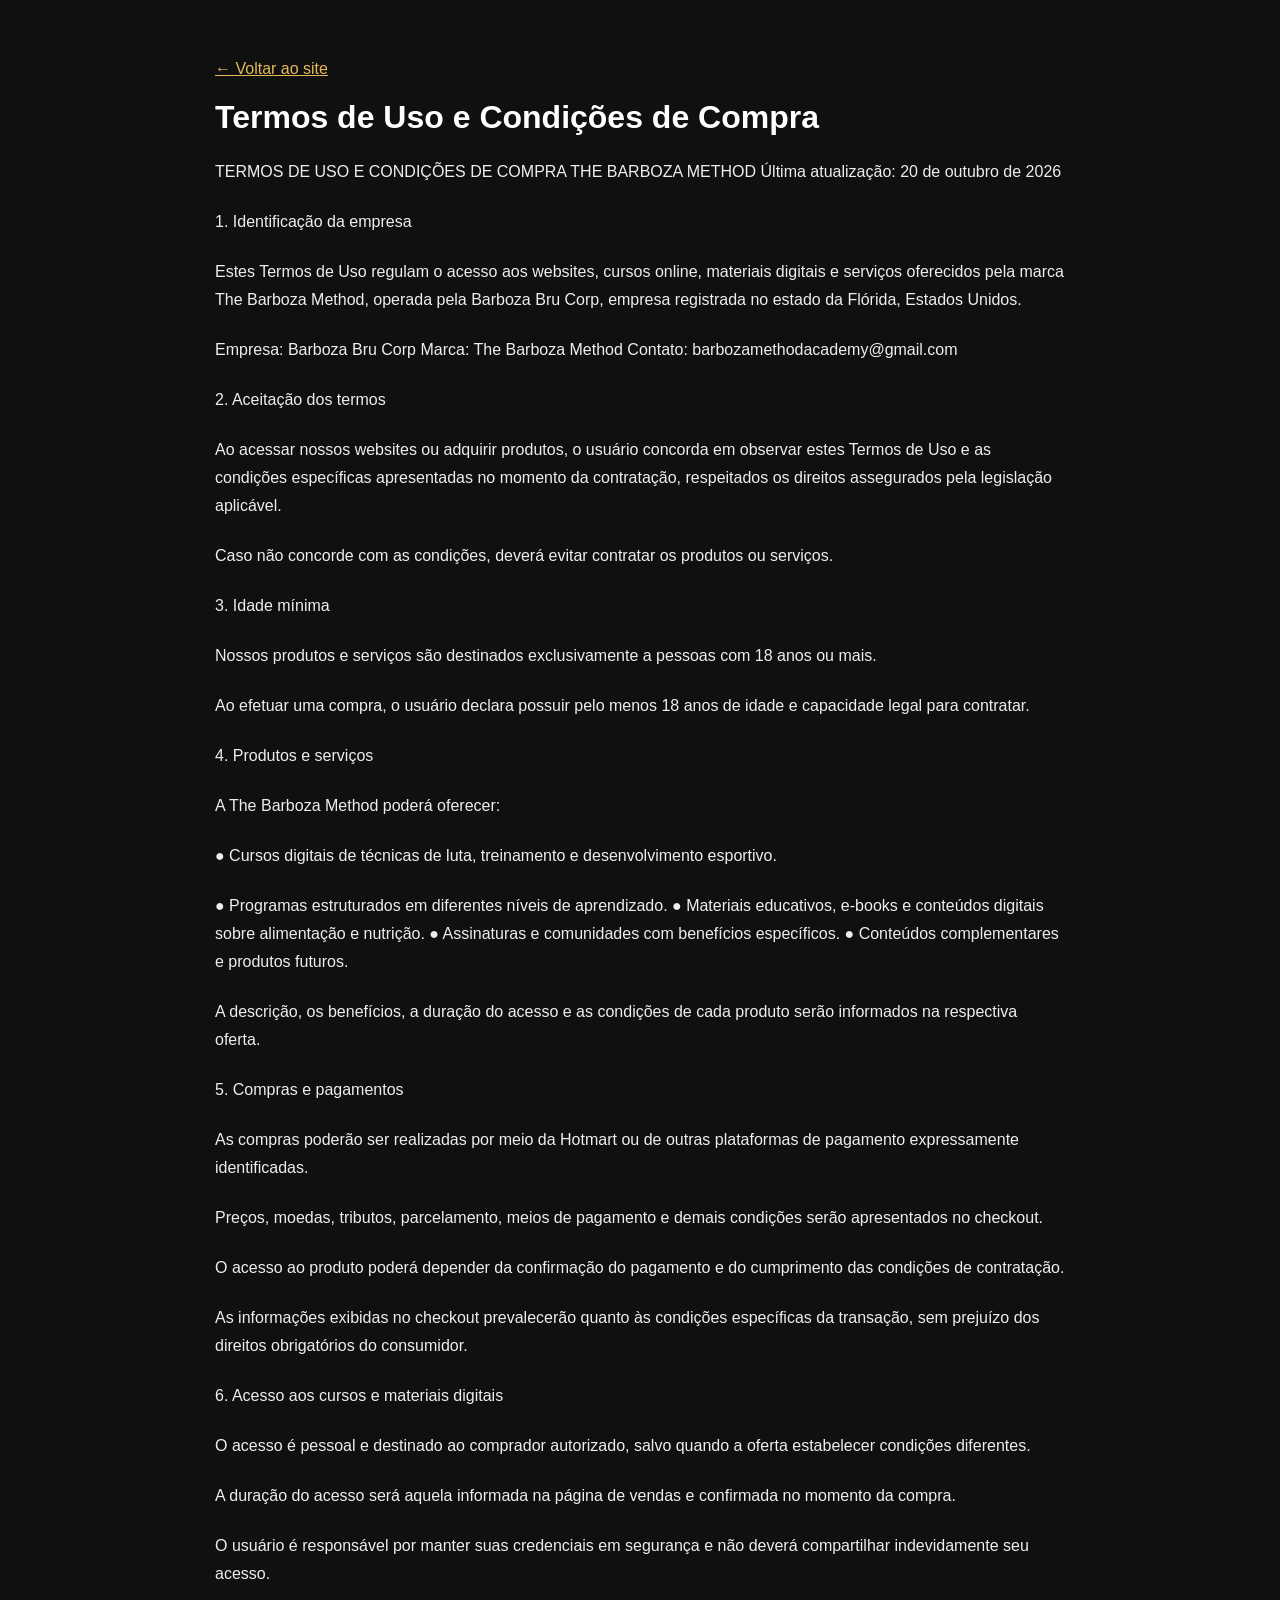
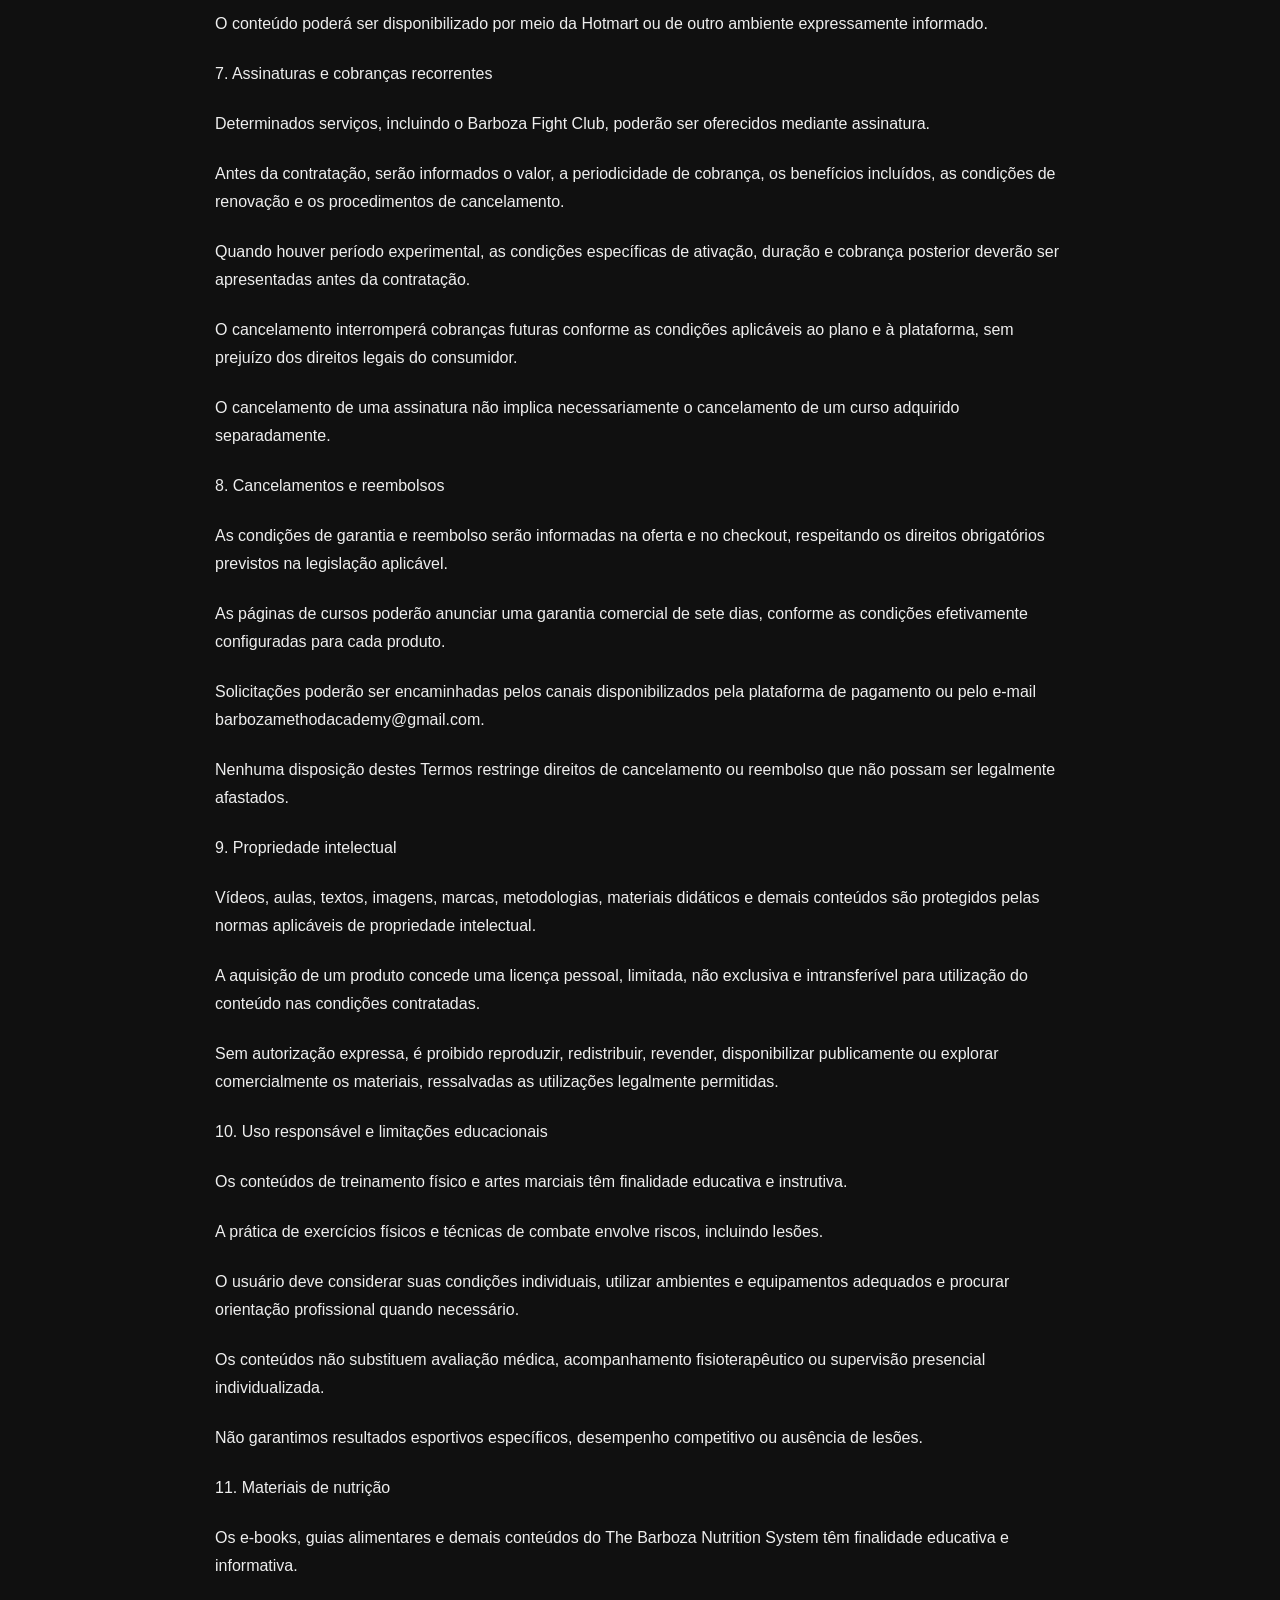
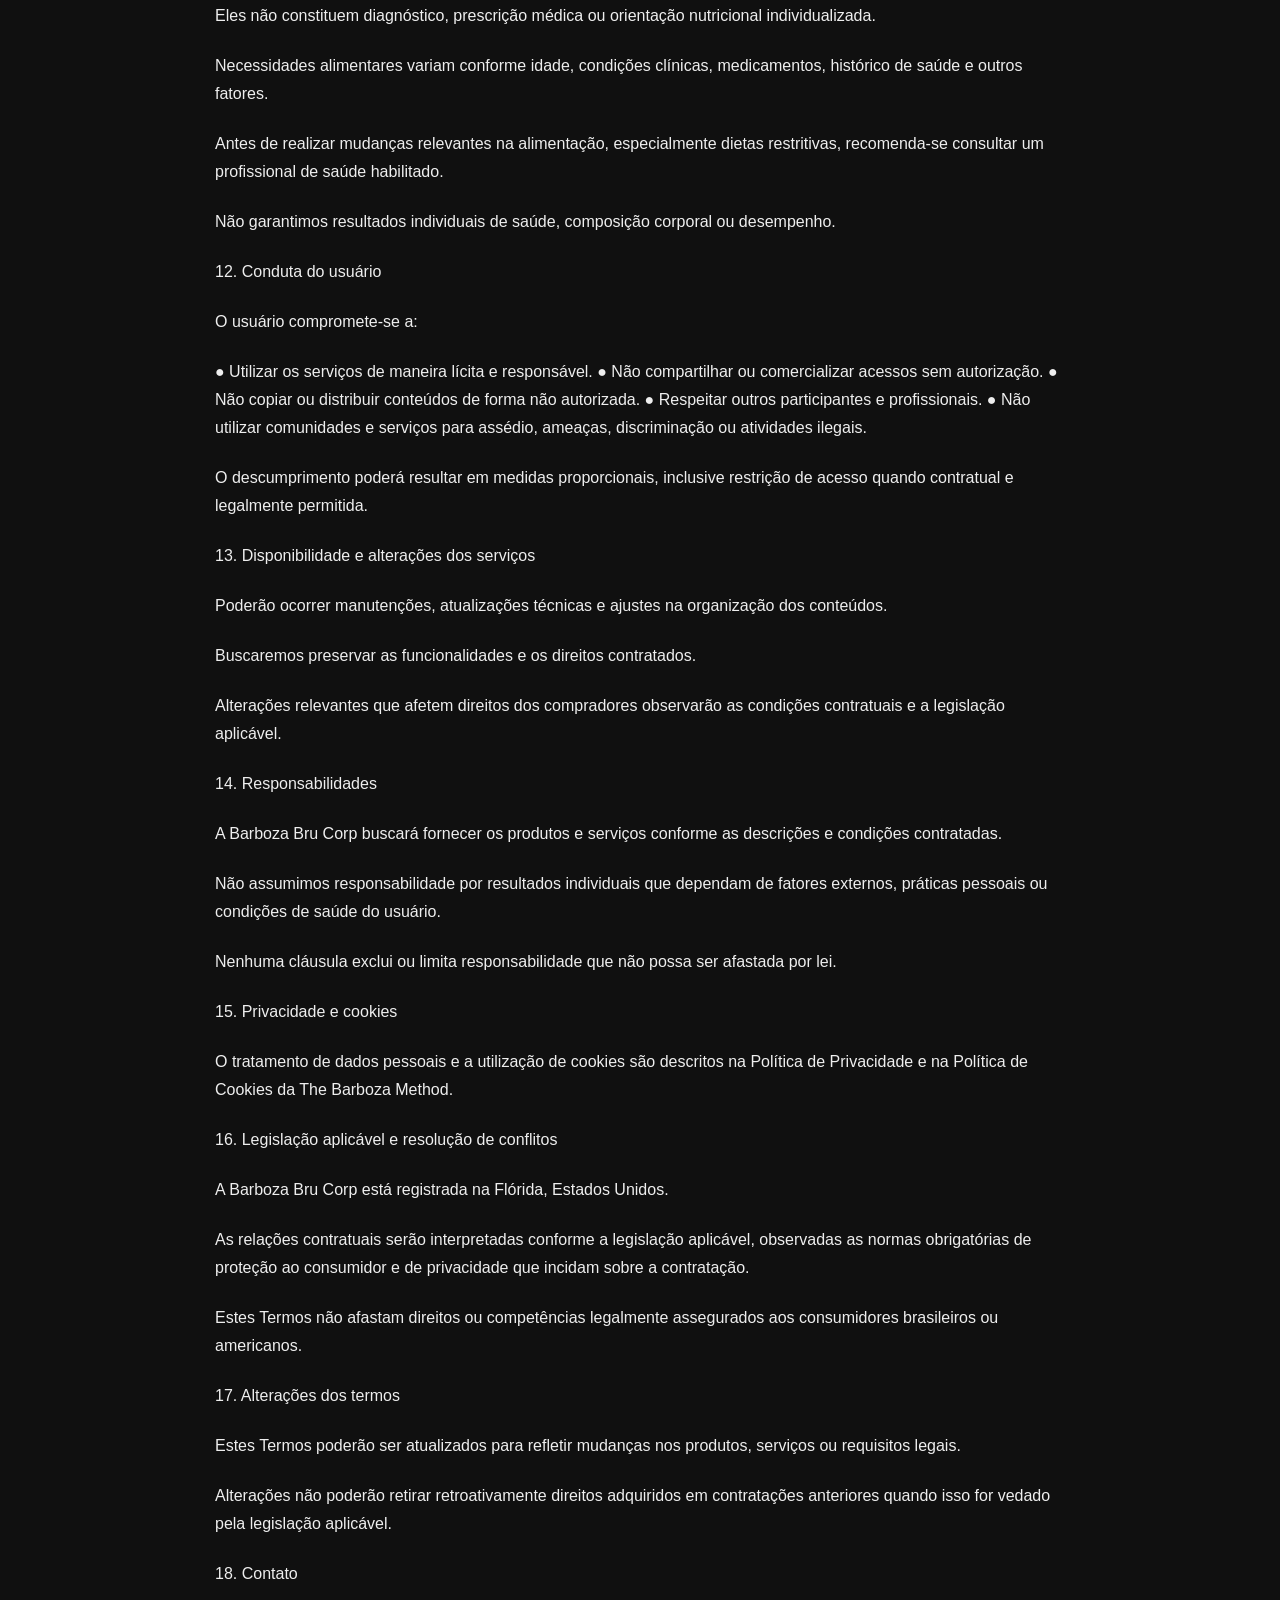
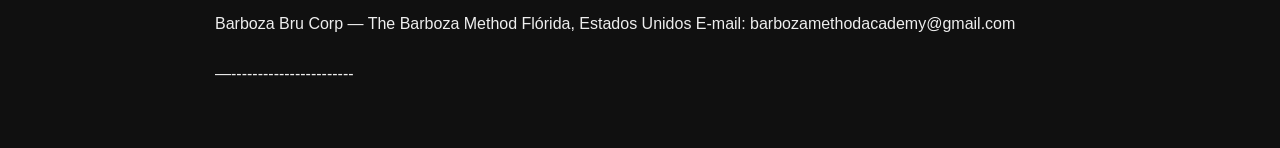
<file: termos-de-uso.html>
<!doctype html><html lang="pt-BR"><head><meta charset="utf-8"><meta name="viewport" content="width=device-width,initial-scale=1"><title>Termos de Uso e Condições de Compra | The Barboza Nutrition System</title><style>body{background:#101010;color:#eee;font:16px Arial,sans-serif}.wrap{max-width:850px;margin:60px auto;padding:0 24px}h1{color:#fff}p{line-height:1.75;margin:22px 0}a{color:#e5b956}</style></head><body><main class="wrap"><a href="index.html">← Voltar ao site</a><h1>Termos de Uso e Condições de Compra</h1><p>TERMOS DE USO E CONDIÇÕES DE COMPRA THE BARBOZA METHOD Última atualização: 20 de outubro de 2026</p>
<p>1. Identificação da empresa</p>
<p>Estes Termos de Uso regulam o acesso aos websites, cursos online, materiais digitais e serviços oferecidos pela marca The Barboza Method, operada pela Barboza Bru Corp, empresa registrada no estado da Flórida, Estados Unidos.</p>
<p>Empresa: Barboza Bru Corp​ Marca: The Barboza Method​ Contato: barbozamethodacademy@gmail.com</p>
<p>2. Aceitação dos termos</p>
<p>Ao acessar nossos websites ou adquirir produtos, o usuário concorda em observar estes Termos de Uso e as condições específicas apresentadas no momento da contratação, respeitados os direitos assegurados pela legislação aplicável.</p>
<p>Caso não concorde com as condições, deverá evitar contratar os produtos ou serviços.</p>
<p>3. Idade mínima</p>
<p>Nossos produtos e serviços são destinados exclusivamente a pessoas com 18 anos ou mais.</p>
<p>Ao efetuar uma compra, o usuário declara possuir pelo menos 18 anos de idade e capacidade legal para contratar.</p>
<p>4. Produtos e serviços</p>
<p>A The Barboza Method poderá oferecer:</p>
<p>●​ Cursos digitais de técnicas de luta, treinamento e desenvolvimento esportivo.</p>
<p>●​ Programas estruturados em diferentes níveis de aprendizado. ●​ Materiais educativos, e-books e conteúdos digitais sobre alimentação e nutrição. ●​ Assinaturas e comunidades com benefícios específicos. ●​ Conteúdos complementares e produtos futuros.</p>
<p>A descrição, os benefícios, a duração do acesso e as condições de cada produto serão informados na respectiva oferta.</p>
<p>5. Compras e pagamentos</p>
<p>As compras poderão ser realizadas por meio da Hotmart ou de outras plataformas de pagamento expressamente identificadas.</p>
<p>Preços, moedas, tributos, parcelamento, meios de pagamento e demais condições serão apresentados no checkout.</p>
<p>O acesso ao produto poderá depender da confirmação do pagamento e do cumprimento das condições de contratação.</p>
<p>As informações exibidas no checkout prevalecerão quanto às condições específicas da transação, sem prejuízo dos direitos obrigatórios do consumidor.</p>
<p>6. Acesso aos cursos e materiais digitais</p>
<p>O acesso é pessoal e destinado ao comprador autorizado, salvo quando a oferta estabelecer condições diferentes.</p>
<p>A duração do acesso será aquela informada na página de vendas e confirmada no momento da compra.</p>
<p>O usuário é responsável por manter suas credenciais em segurança e não deverá compartilhar indevidamente seu acesso.</p>
<p>O conteúdo poderá ser disponibilizado por meio da Hotmart ou de outro ambiente expressamente informado.</p>
<p>7. Assinaturas e cobranças recorrentes</p>
<p>Determinados serviços, incluindo o Barboza Fight Club, poderão ser oferecidos mediante assinatura.</p>
<p>Antes da contratação, serão informados o valor, a periodicidade de cobrança, os benefícios incluídos, as condições de renovação e os procedimentos de cancelamento.</p>
<p>Quando houver período experimental, as condições específicas de ativação, duração e cobrança posterior deverão ser apresentadas antes da contratação.</p>
<p>O cancelamento interromperá cobranças futuras conforme as condições aplicáveis ao plano e à plataforma, sem prejuízo dos direitos legais do consumidor.</p>
<p>O cancelamento de uma assinatura não implica necessariamente o cancelamento de um curso adquirido separadamente.</p>
<p>8. Cancelamentos e reembolsos</p>
<p>As condições de garantia e reembolso serão informadas na oferta e no checkout, respeitando os direitos obrigatórios previstos na legislação aplicável.</p>
<p>As páginas de cursos poderão anunciar uma garantia comercial de sete dias, conforme as condições efetivamente configuradas para cada produto.</p>
<p>Solicitações poderão ser encaminhadas pelos canais disponibilizados pela plataforma de pagamento ou pelo e-mail barbozamethodacademy@gmail.com.</p>
<p>Nenhuma disposição destes Termos restringe direitos de cancelamento ou reembolso que não possam ser legalmente afastados.</p>
<p>9. Propriedade intelectual</p>
<p>Vídeos, aulas, textos, imagens, marcas, metodologias, materiais didáticos e demais conteúdos são protegidos pelas normas aplicáveis de propriedade intelectual.</p>
<p>A aquisição de um produto concede uma licença pessoal, limitada, não exclusiva e intransferível para utilização do conteúdo nas condições contratadas.</p>
<p>Sem autorização expressa, é proibido reproduzir, redistribuir, revender, disponibilizar publicamente ou explorar comercialmente os materiais, ressalvadas as utilizações legalmente permitidas.</p>
<p>10. Uso responsável e limitações educacionais</p>
<p>Os conteúdos de treinamento físico e artes marciais têm finalidade educativa e instrutiva.</p>
<p>A prática de exercícios físicos e técnicas de combate envolve riscos, incluindo lesões.</p>
<p>O usuário deve considerar suas condições individuais, utilizar ambientes e equipamentos adequados e procurar orientação profissional quando necessário.</p>
<p>Os conteúdos não substituem avaliação médica, acompanhamento fisioterapêutico ou supervisão presencial individualizada.</p>
<p>Não garantimos resultados esportivos específicos, desempenho competitivo ou ausência de lesões.</p>
<p>11. Materiais de nutrição</p>
<p>Os e-books, guias alimentares e demais conteúdos do The Barboza Nutrition System têm finalidade educativa e informativa.</p>
<p>Eles não constituem diagnóstico, prescrição médica ou orientação nutricional individualizada.</p>
<p>Necessidades alimentares variam conforme idade, condições clínicas, medicamentos, histórico de saúde e outros fatores.</p>
<p>Antes de realizar mudanças relevantes na alimentação, especialmente dietas restritivas, recomenda-se consultar um profissional de saúde habilitado.</p>
<p>Não garantimos resultados individuais de saúde, composição corporal ou desempenho.</p>
<p>12. Conduta do usuário</p>
<p>O usuário compromete-se a:</p>
<p>●​ Utilizar os serviços de maneira lícita e responsável. ●​ Não compartilhar ou comercializar acessos sem autorização. ●​ Não copiar ou distribuir conteúdos de forma não autorizada. ●​ Respeitar outros participantes e profissionais. ●​ Não utilizar comunidades e serviços para assédio, ameaças, discriminação ou atividades ilegais.</p>
<p>O descumprimento poderá resultar em medidas proporcionais, inclusive restrição de acesso quando contratual e legalmente permitida.</p>
<p>13. Disponibilidade e alterações dos serviços</p>
<p>Poderão ocorrer manutenções, atualizações técnicas e ajustes na organização dos conteúdos.</p>
<p>Buscaremos preservar as funcionalidades e os direitos contratados.</p>
<p>Alterações relevantes que afetem direitos dos compradores observarão as condições contratuais e a legislação aplicável.</p>
<p>14. Responsabilidades</p>
<p>A Barboza Bru Corp buscará fornecer os produtos e serviços conforme as descrições e condições contratadas.</p>
<p>Não assumimos responsabilidade por resultados individuais que dependam de fatores externos, práticas pessoais ou condições de saúde do usuário.</p>
<p>Nenhuma cláusula exclui ou limita responsabilidade que não possa ser afastada por lei.</p>
<p>15. Privacidade e cookies</p>
<p>O tratamento de dados pessoais e a utilização de cookies são descritos na Política de Privacidade e na Política de Cookies da The Barboza Method.</p>
<p>16. Legislação aplicável e resolução de conflitos</p>
<p>A Barboza Bru Corp está registrada na Flórida, Estados Unidos.</p>
<p>As relações contratuais serão interpretadas conforme a legislação aplicável, observadas as normas obrigatórias de proteção ao consumidor e de privacidade que incidam sobre a contratação.</p>
<p>Estes Termos não afastam direitos ou competências legalmente assegurados aos consumidores brasileiros ou americanos.</p>
<p>17. Alterações dos termos</p>
<p>Estes Termos poderão ser atualizados para refletir mudanças nos produtos, serviços ou requisitos legais.</p>
<p>Alterações não poderão retirar retroativamente direitos adquiridos em contratações anteriores quando isso for vedado pela legislação aplicável.</p>
<p>18. Contato</p>
<p>Barboza Bru Corp — The Barboza Method​ Flórida, Estados Unidos​ E-mail: barbozamethodacademy@gmail.com</p>
<p>—-----------------------</p></main></body></html>
</file>
<file: styles.css>
*{box-sizing:border-box}html{scroll-behavior:smooth}:root{--wine:#690714;--ink:#1d1917;--muted:#706862;--paper:#fbf8f3;--cream:#f0e7dc;--line:#ddd2c7}body{margin:0;background:var(--paper);color:var(--ink);font-family:Inter,Arial,sans-serif;line-height:1.6}a{text-decoration:none;color:inherit}header{height:72px;padding:0 5vw;display:flex;align-items:center;justify-content:space-between;position:sticky;top:0;z-index:20;background:#fbf8f3e8;backdrop-filter:blur(16px);border-bottom:1px solid #eee6dd}.brand{display:flex;gap:9px;align-items:center;font-size:12px;letter-spacing:.18em}.brand i{width:34px;height:2px;background:var(--wine)}.brand small{font-size:8px;color:var(--muted)}.topcta{font-size:11px;font-weight:700;color:var(--wine)}.wrap,.narrow{max-width:1200px;margin:auto;padding:105px 42px}.narrow{max-width:860px}.hero{min-height:calc(100vh - 72px);display:grid;grid-template-columns:1fr 1fr;gap:54px;align-items:center;padding-top:65px;padding-bottom:65px}.eyebrow{font-size:11px;letter-spacing:.2em;font-weight:700;color:var(--wine)}h1,h2,h3{font-family:Manrope,sans-serif;letter-spacing:-.04em;line-height:1.05}h1{font-size:clamp(48px,5.8vw,82px);font-weight:500;margin:14px 0}h1 b,h2 b{color:var(--wine)}h2{font-size:clamp(38px,4.8vw,64px);margin:12px 0 24px}h3{font-size:34px}.kicker{letter-spacing:.25em;font-size:13px}.lead{font-size:18px;color:var(--muted);max-width:700px}.btn{display:inline-block;background:linear-gradient(135deg,#790818,#4d020b);color:#fff;padding:16px 22px;border-radius:13px;font-weight:700;font-size:13px;margin-top:20px;box-shadow:0 14px 30px #69071422}.micro{font-size:11px;color:var(--muted)}.mockup{
  position:relative;
  display:flex;
  align-items:center;
  justify-content:center;
  min-width:0;
}

.product-visual{
  height:auto;
  background:none;
}

.product-visual img{
  display:block;
  width:100%;
  max-width:720px;
  height:auto;
  object-fit:contain;
  border-radius:18px;
  box-shadow:0 28px 65px rgba(61,37,26,.16);
}.strip{max-width:1120px;margin:auto;border-top:1px solid var(--line);border-bottom:1px solid var(--line);display:grid;grid-template-columns:repeat(4,1fr)}.strip div{padding:24px;display:flex;justify-content:center;gap:12px;color:var(--wine);border-right:1px solid var(--line)}.strip div:last-child{border:0}.strip span{font-size:10px;letter-spacing:.08em;color:var(--ink)}.center{text-align:center}.center .lead{margin-left:auto;margin-right:auto}.paths-visual{
  position:relative;
  margin-top:42px;
  border-radius:28px;
  overflow:hidden;
  box-shadow:0 24px 60px rgba(61,37,26,.12);
}

.paths-visual img{
  display:block;
  width:100%;
  height:360px;
  object-fit:cover;
}

.paths-visual:after{
  content:"";
  position:absolute;
  inset:0;
  background:linear-gradient(
    90deg,
    rgba(22,6,5,.18) 0%,
    transparent 38%,
    transparent 62%,
    rgba(255,248,239,.06) 100%
  );
  pointer-events:none;
}

.paths-labels{
  position:absolute;
  left:0;
  right:0;
  bottom:0;
  z-index:2;
  display:grid;
  grid-template-columns:1fr 1fr;
}

.paths-labels span{
  padding:20px 26px;
  font-family:Manrope,sans-serif;
  font-size:12px;
  font-weight:700;
  letter-spacing:.18em;
  color:#fff;
  text-shadow:0 2px 12px rgba(0,0,0,.45);
}

.paths-labels span:last-child{
  text-align:right;
}

}.paths{display:grid;grid-template-columns:1fr 1fr;gap:18px;margin-top:18px}.card{min-height:480px;border-radius:28px;padding:48px;box-shadow:0 24px 60px #3d251a12}.card>span{float:right;opacity:.5}.dark{background:linear-gradient(145deg,#2c0c0b,#150606);color:#fff}.dark .eyebrow{color:#d7aaa6}.light{background:#efe5d8}.chips{display:flex;flex-wrap:wrap;gap:8px;margin-top:30px}.chips i{font-style:normal;font-size:10px;text-transform:uppercase;border:1px solid currentColor;border-radius:99px;padding:7px 9px}.inside{background:#fff}.inside .wrap{padding-top:95px;padding-bottom:95px}.grid{display:grid;grid-template-columns:repeat(3,1fr);gap:14px;margin-top:45px}.grid article{background:var(--paper);border:1px solid #eee5dc;border-radius:20px;padding:28px;min-height:250px}.grid article span{font-size:11px;color:var(--wine);font-weight:700}.grid h3{font-size:20px;margin-top:26px}.grid p{font-size:13px;color:var(--muted)}.wine{background:linear-gradient(135deg,#650713,#27090b);color:#fff;border-radius:34px;padding:65px}.wine .eyebrow{color:#e5b6af}.wine p{color:#eadfda;max-width:700px}.stats{display:grid;grid-template-columns:repeat(3,1fr);border-top:1px solid #ffffff30;margin-top:42px;padding-top:28px;gap:20px}.stats div{display:flex;align-items:center;gap:12px}.stats b{font-size:40px}.stats span{font-size:12px}.pro{background:#eee4d8;border-radius:30px;padding:58px;display:grid;grid-template-columns:1.3fr .7fr;gap:50px}.pro h2{font-size:46px}.pro p{color:var(--muted)}.sig{border-left:1px solid #cdbdad;padding-left:35px;display:flex;flex-direction:column;justify-content:center}.sig small,.sig span{font-size:11px;color:var(--muted)}.sig strong{font-family:Manrope;font-size:26px;color:var(--wine);margin:7px 0}.checks p{padding:17px 0;border-bottom:1px solid var(--line)}.offer{display:grid;grid-template-columns:1.1fr .9fr;background:#fff;border-radius:34px;overflow:hidden;box-shadow:0 24px 70px #3d251a12}.offer>div{padding:58px}.offer h2{font-size:50px}.offer ul{padding:0;list-style:none}.offer li{padding:10px 0;border-bottom:1px solid #eee5dc}.offer li:before{content:'✓';color:var(--wine);font-weight:700;margin-right:10px}.price{background:#efe5d8;display:flex;flex-direction:column;align-items:flex-start;justify-content:center}.price small{font-size:10px;letter-spacing:.1em;color:var(--wine);font-weight:700;margin-top:12px}.price del{font-size:20px}.price strong{font-family:Manrope;font-size:70px;color:var(--wine);line-height:1.1}.price em{font-size:10px;color:var(--muted);font-style:normal;margin-top:10px}.faq details{padding:20px 0;border-bottom:1px solid var(--line)}.faq summary{font-weight:700;cursor:pointer}.faq details p{color:var(--muted)}.final{padding-bottom:125px}.final .btn{margin-top:25px}footer{background:#1c1714;color:#d8cdc4;padding:48px 7vw;text-align:center}footer p{font-size:10px;max-width:800px;margin:14px auto;color:#9c918a}.sticky{display:none;position:fixed;left:10px;right:10px;bottom:10px;background:#fff;border:1px solid var(--line);border-radius:15px;padding:10px 12px;z-index:30;box-shadow:0 12px 35px #0002;align-items:center;justify-content:space-between}.sticky div{display:flex;flex-direction:column;line-height:1.1}.sticky small{font-size:8px;color:var(--wine)}.sticky b{font-size:20px}.sticky a{background:var(--wine);color:#fff;padding:11px 14px;border-radius:10px;font-size:11px;font-weight:700}@media(max-width:850px){.wrap,.narrow{padding:75px 22px}.hero,.paths,.offer,.pro{grid-template-columns:1fr}.hero{text-align:center}.mockup{max-width:620px;width:100%;margin:auto}.grid{grid-template-columns:1fr 1fr}.strip{grid-template-columns:1fr 1fr}.strip div:nth-child(2){border-right:0}.sig{border-left:0;border-top:1px solid #cdbdad;padding:25px 0 0}.sticky{display:flex}.topcta{display:none}}@media(max-width:560px){.brand small{display:none}.hero{padding-top:45px}.grid{grid-template-columns:1fr}.wine,.pro,.offer>div,.card{padding:34px 24px}.stats{grid-template-columns:1fr}.pro h2,.offer h2{font-size:37px}.price strong{font-size:60px}.strip span{font-size:8px}}@media(max-width:560px){
  .paths-visual{
    margin-top:28px;
    border-radius:20px;
  }

  .paths-visual img{
    height:230px;
  }

  .paths-labels span{
    padding:14px 12px;
    font-size:9px;
    letter-spacing:.12em;
  }
}
/* ===== FINAL VISUAL REFINEMENTS ===== */

/* Wine / practical section */
.stats{
  margin-top:48px;
  padding-top:34px;
}

.stats div{
  align-items:flex-start;
}

.stats b{
  font-family:Manrope,sans-serif;
  font-size:54px;
  line-height:.9;
  font-weight:600;
  letter-spacing:-.05em;
}

.stats span{
  max-width:170px;
  line-height:1.35;
  opacity:.88;
}

/* Nutritionist authority */
.sig strong{
  font-size:32px;
  line-height:1.05;
  letter-spacing:-.035em;
}

.sig span{
  margin-top:4px;
  font-size:12px;
  font-weight:600;
  color:#514640;
}

/* Offer hierarchy */
.offer{
  border:1px solid #eee4da;
}

.price{
  position:relative;
}

.price strong{
  letter-spacing:-.055em;
}

.price .btn{
  width:100%;
  text-align:center;
  padding:18px 20px;
  margin-top:24px;
}

/* FAQ polish */
.faq summary{
  padding-right:24px;
}

.faq details p{
  max-width:720px;
}

/* Button interaction */
.btn{
  transition:transform .2s ease,box-shadow .2s ease;
}

.btn:hover{
  transform:translateY(-2px);
  box-shadow:0 18px 38px rgba(105,7,20,.24);
}


/* ===== MOBILE FINAL REFINEMENTS ===== */

@media(max-width:560px){

  .hero{
    min-height:auto;
    gap:30px;
  }

  .product-visual img{
    border-radius:14px;
    box-shadow:0 20px 45px rgba(61,37,26,.14);
  }

  .stats{
    gap:26px;
  }

  .stats div{
    align-items:center;
  }

  .stats b{
    min-width:44px;
    font-size:46px;
  }

  .stats span{
    max-width:none;
  }

  .sig strong{
    font-size:28px;
  }

  .price .btn{
    width:100%;
  }
}
/* ===== BARBOZA NUTRITION FOOTER ===== */

.footer-content{
  max-width:1000px;
  margin:0 auto;
}

.footer-title{
  display:block;
  font-family:Manrope,sans-serif;
  font-size:16px;
  letter-spacing:.08em;
  color:#fff;
}

.footer-disclaimer{
  max-width:800px;
  margin:16px auto 0;
  font-size:10px;
  line-height:1.7;
  color:#9c918a;
}

.footer-social{
  margin-top:34px;
  padding-top:30px;
  border-top:1px solid rgba(255,255,255,.10);
}

.footer-social strong{
  display:block;
  font-family:Manrope,sans-serif;
  font-size:14px;
  letter-spacing:.06em;
  color:#fff;
}

.footer-social p{
  margin:8px auto 16px;
  font-size:11px;
  color:#9c918a;
}

.social-button{
  display:inline-flex;
  align-items:center;
  justify-content:center;
  width:42px;
  height:42px;
  padding:0;
  border:1px solid rgba(255,255,255,.25);
  border-radius:50%;
  color:#fff;
  transition:.2s ease;
}

.social-button svg{
  width:20px;
  height:20px;
  fill:none;
  stroke:currentColor;
  stroke-width:1.8;
}

.social-button:hover{
  background:#fff;
  color:#1c1714;
  transform:translateY(-2px);
}

.barboza-footer-brand{
  display:flex;
  justify-content:center;
  align-items:center;
  margin-top:34px;
  padding-top:30px;
  border-top:1px solid rgba(255,255,255,.10);
}

.barboza-footer-brand img{
  display:block;
  width:150px;
  max-width:150px;
  height:auto;
  object-fit:contain;
}

.footer-copyright{
  display:block;
  margin-top:28px;
  color:#756c66;
  font-size:10px;
}

@media(max-width:560px){
  .barboza-footer-brand img{
  width:130px;
  max-width:130px;
}

  .footer-social{
    margin-top:28px;
    padding-top:26px;
  }

  .barboza-footer-brand{
    margin-top:28px;
    padding-top:26px;
  }
}
</file>
